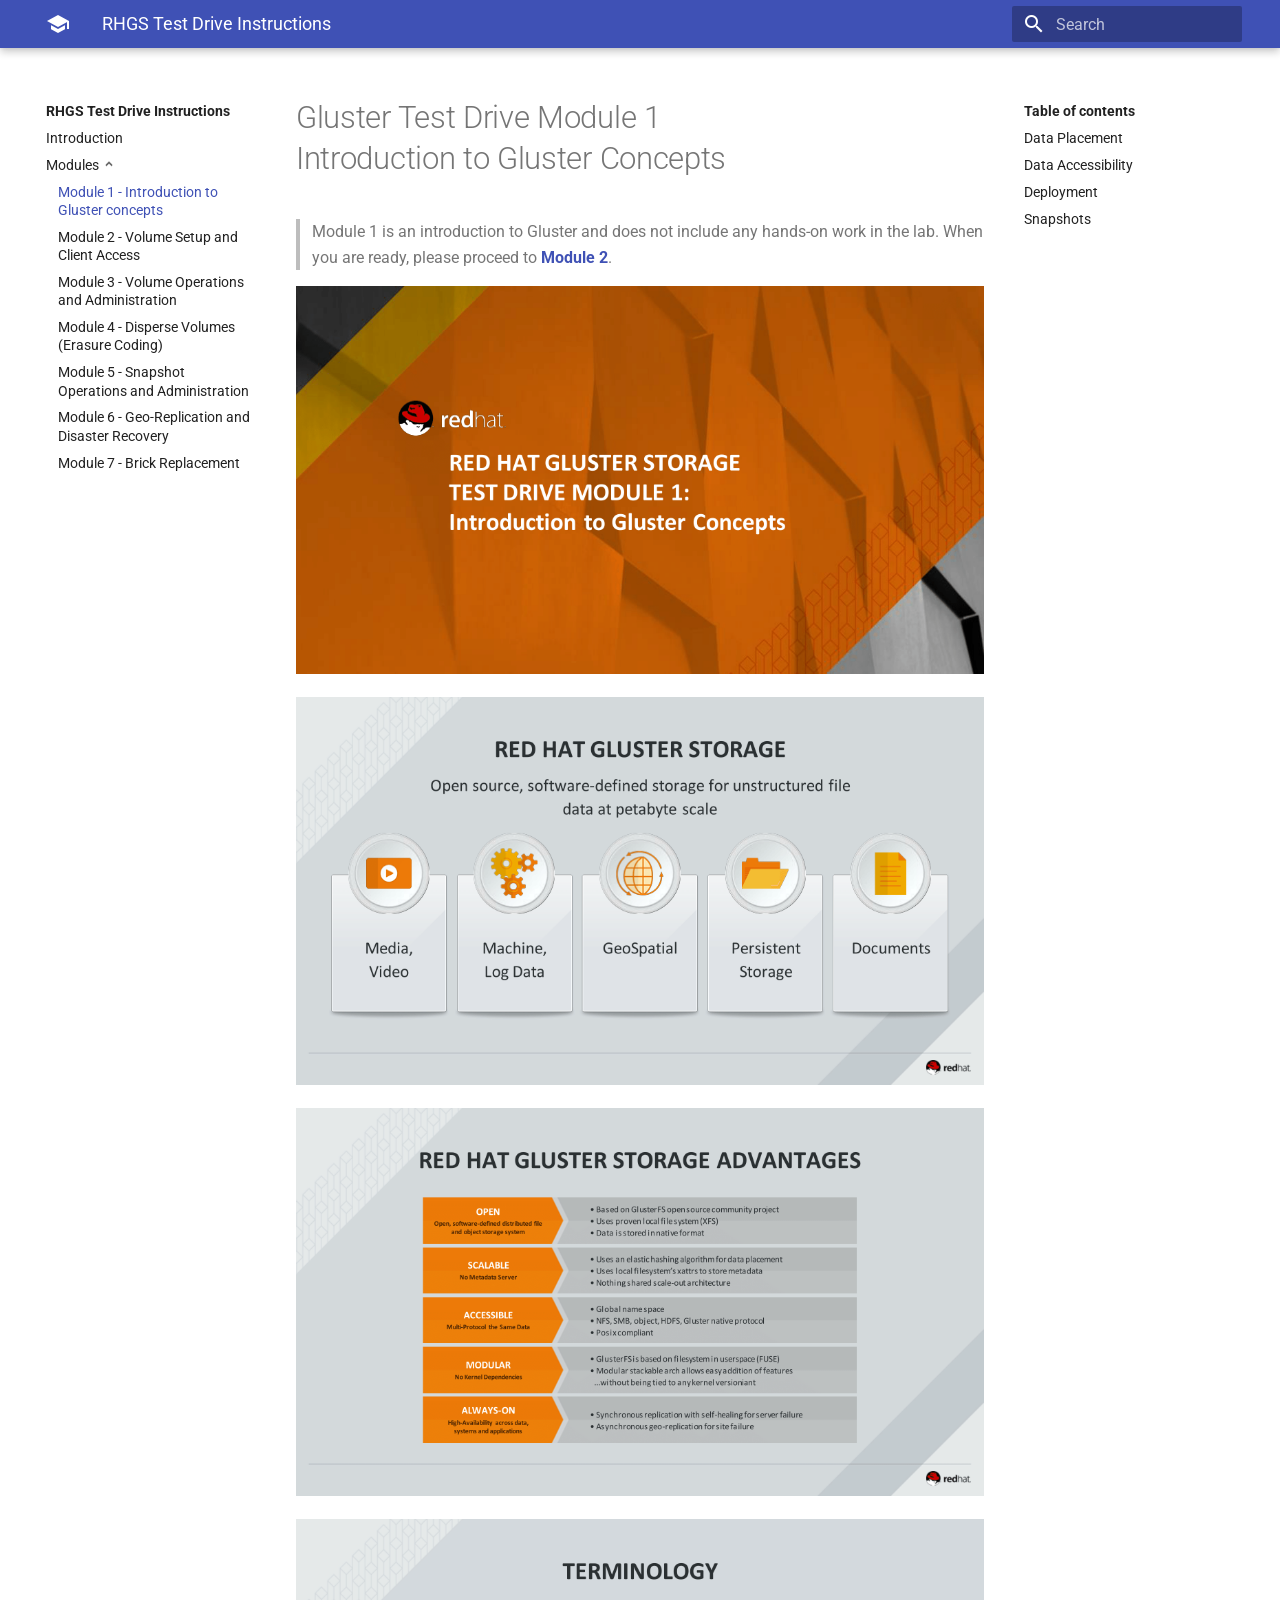
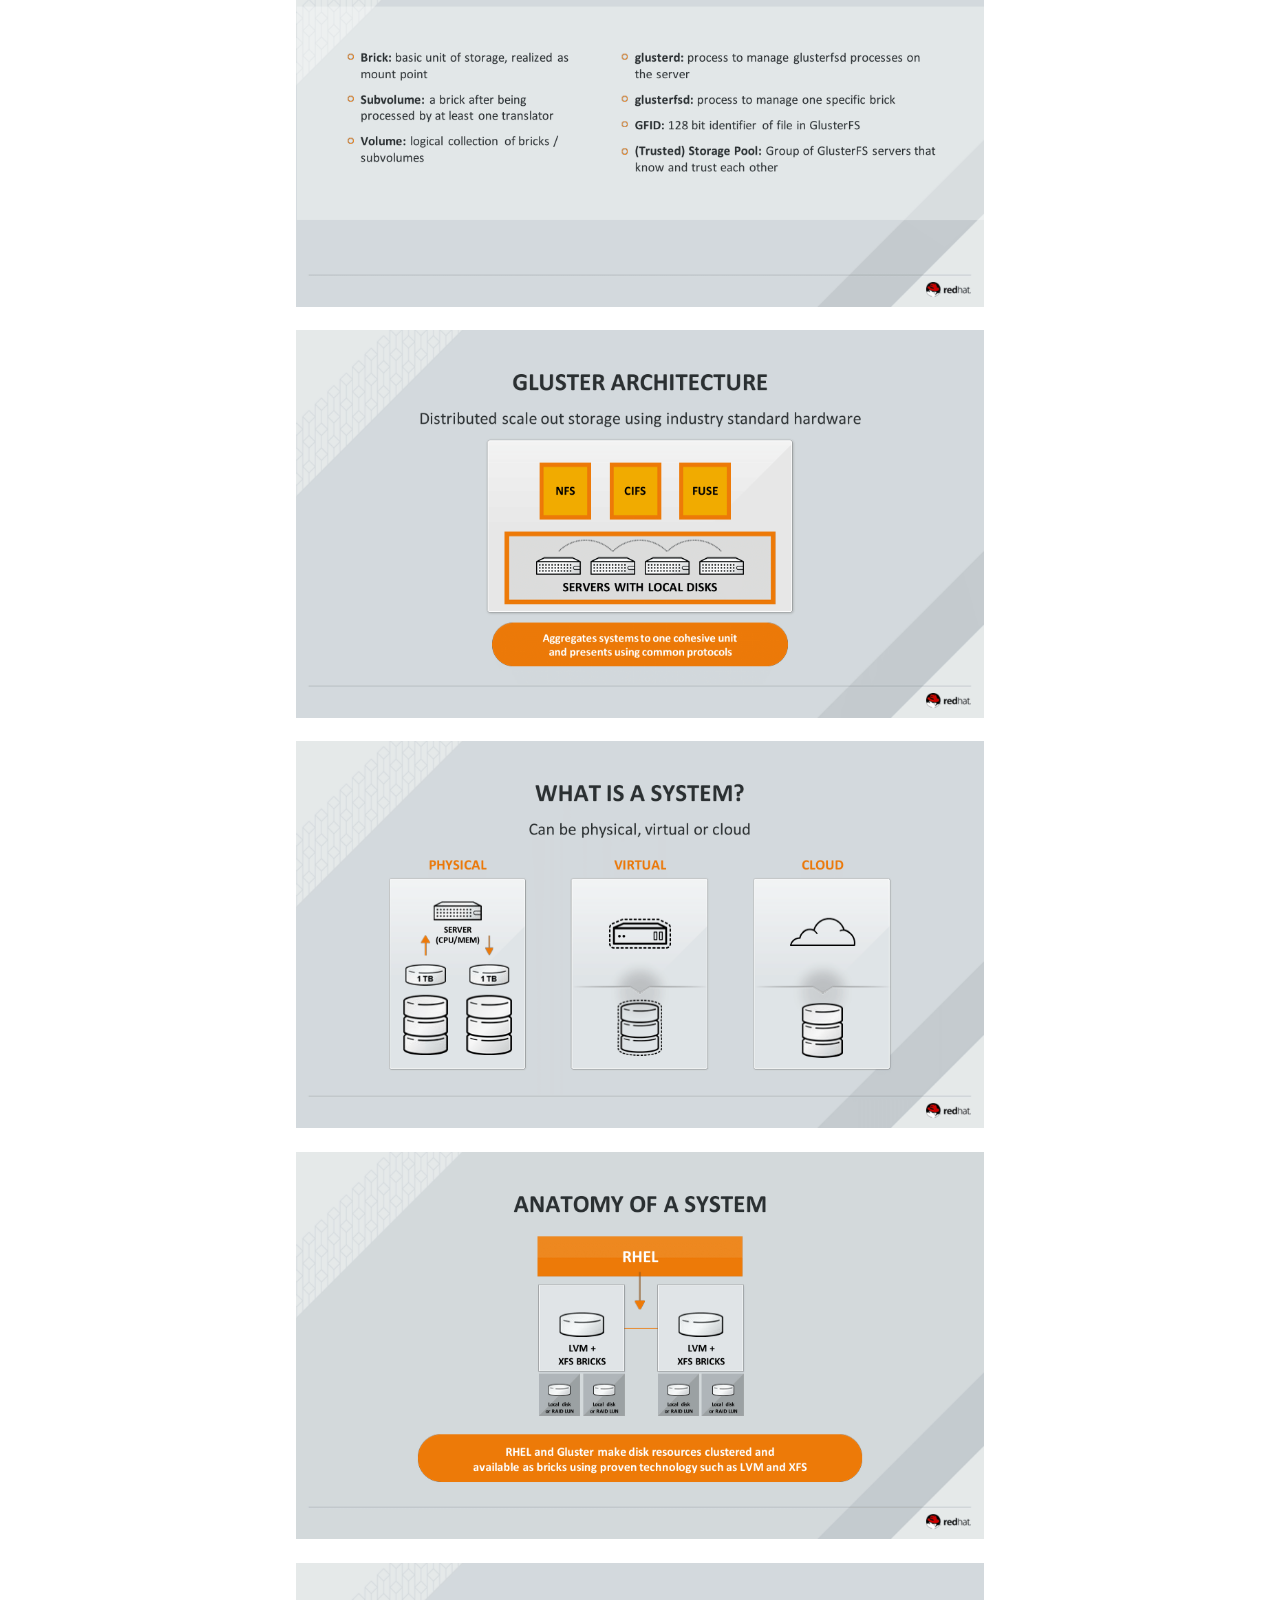
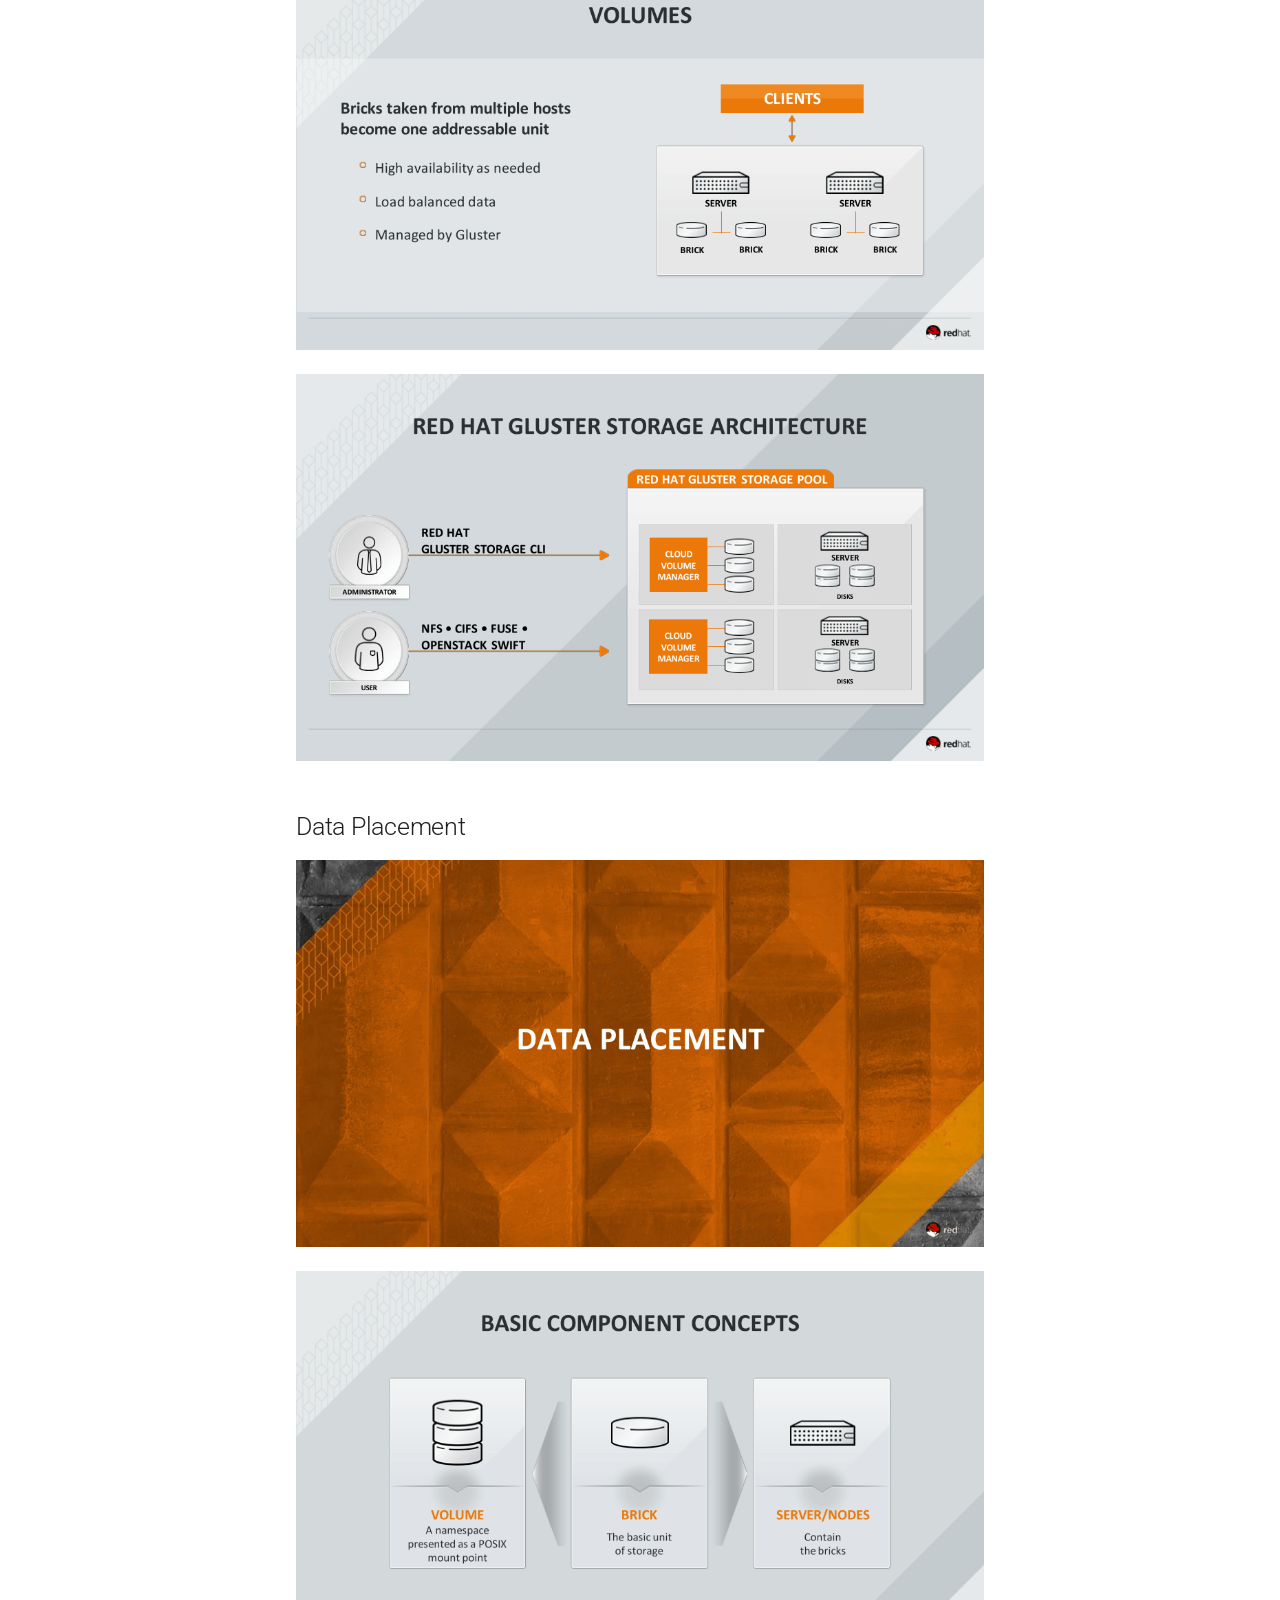
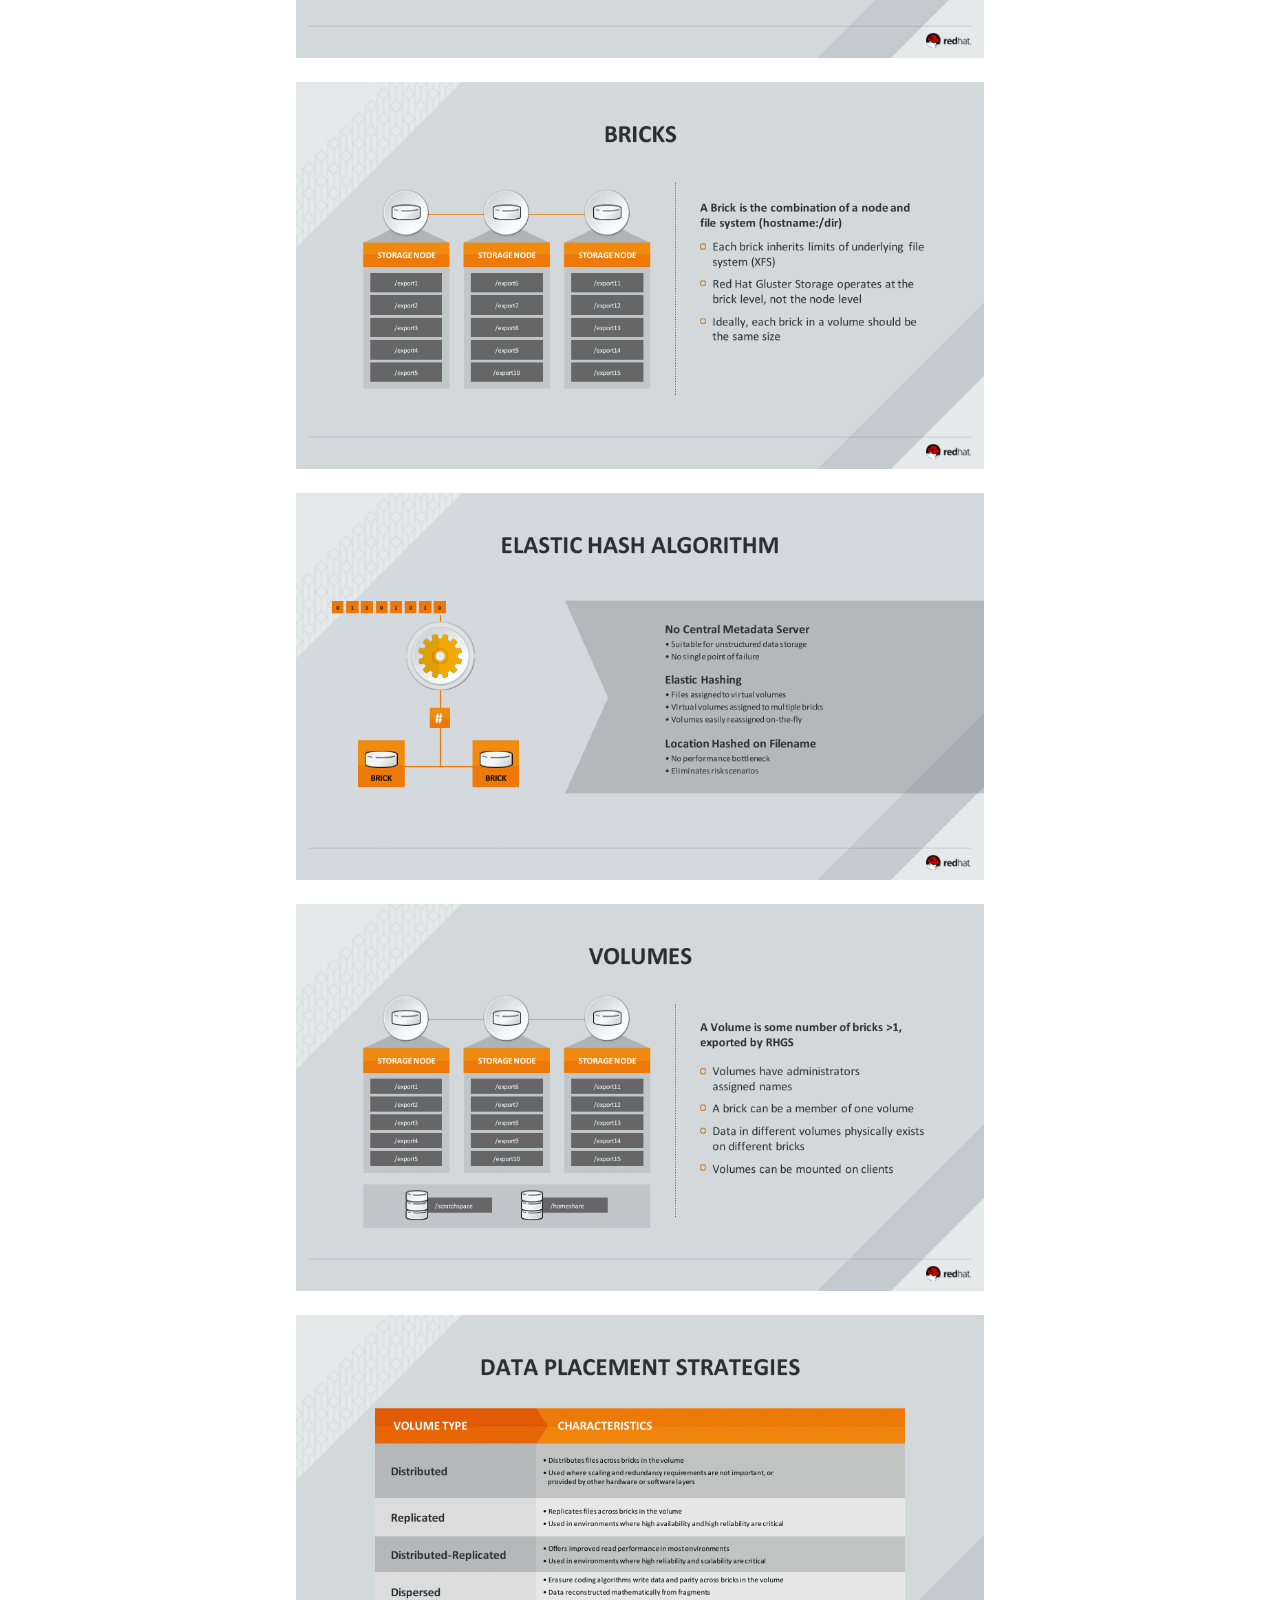
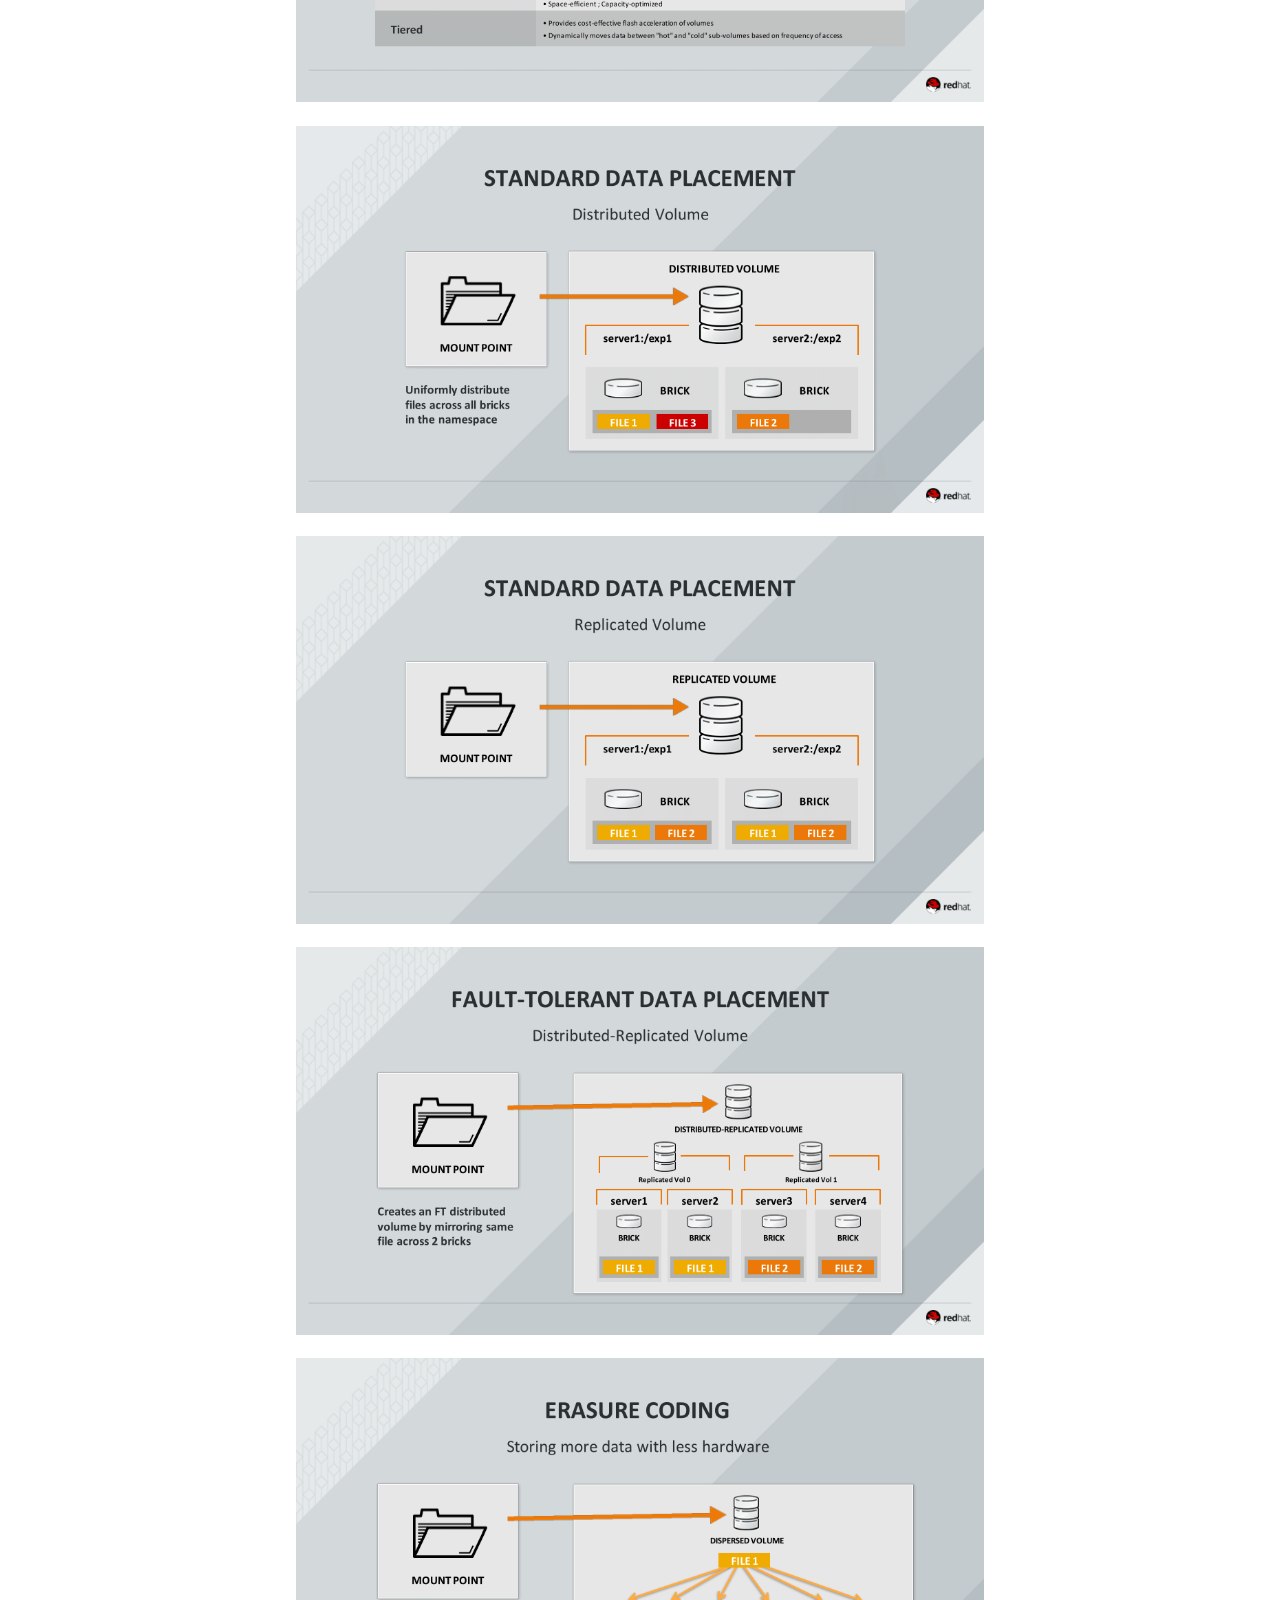
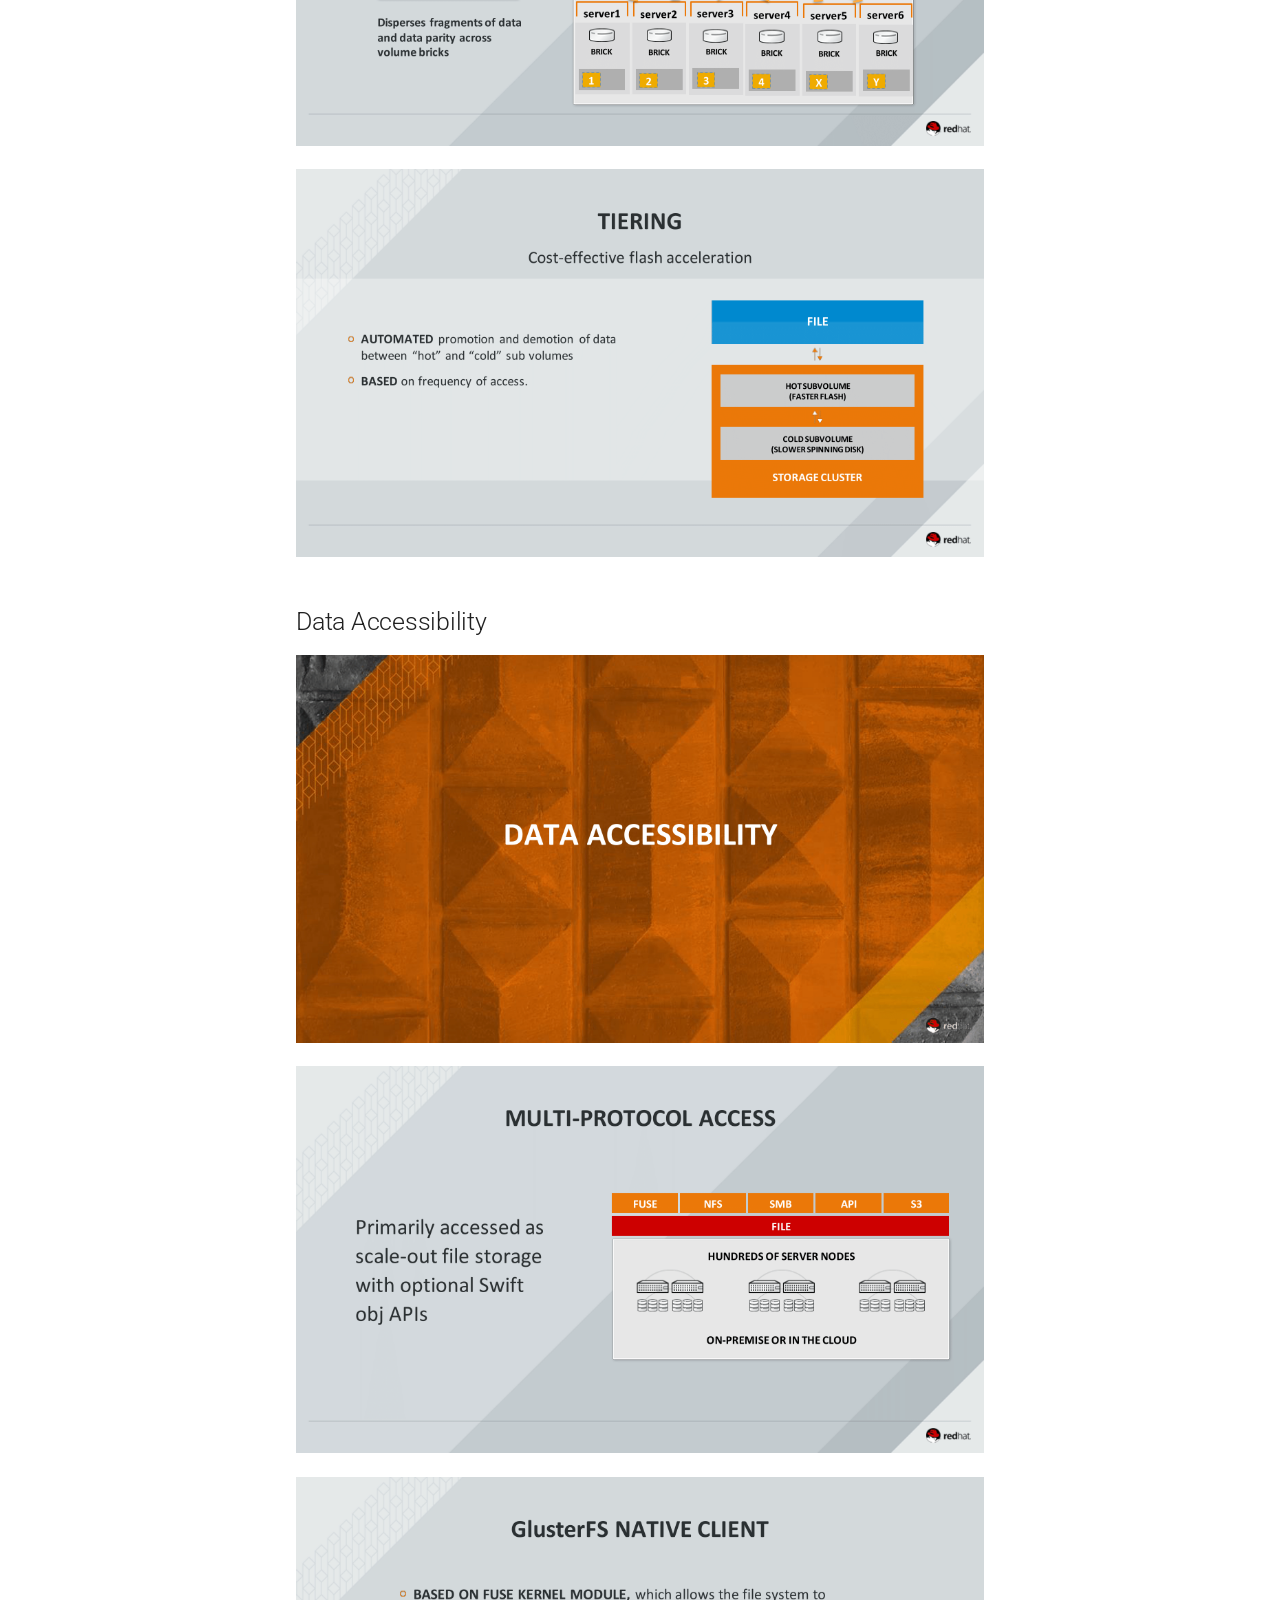
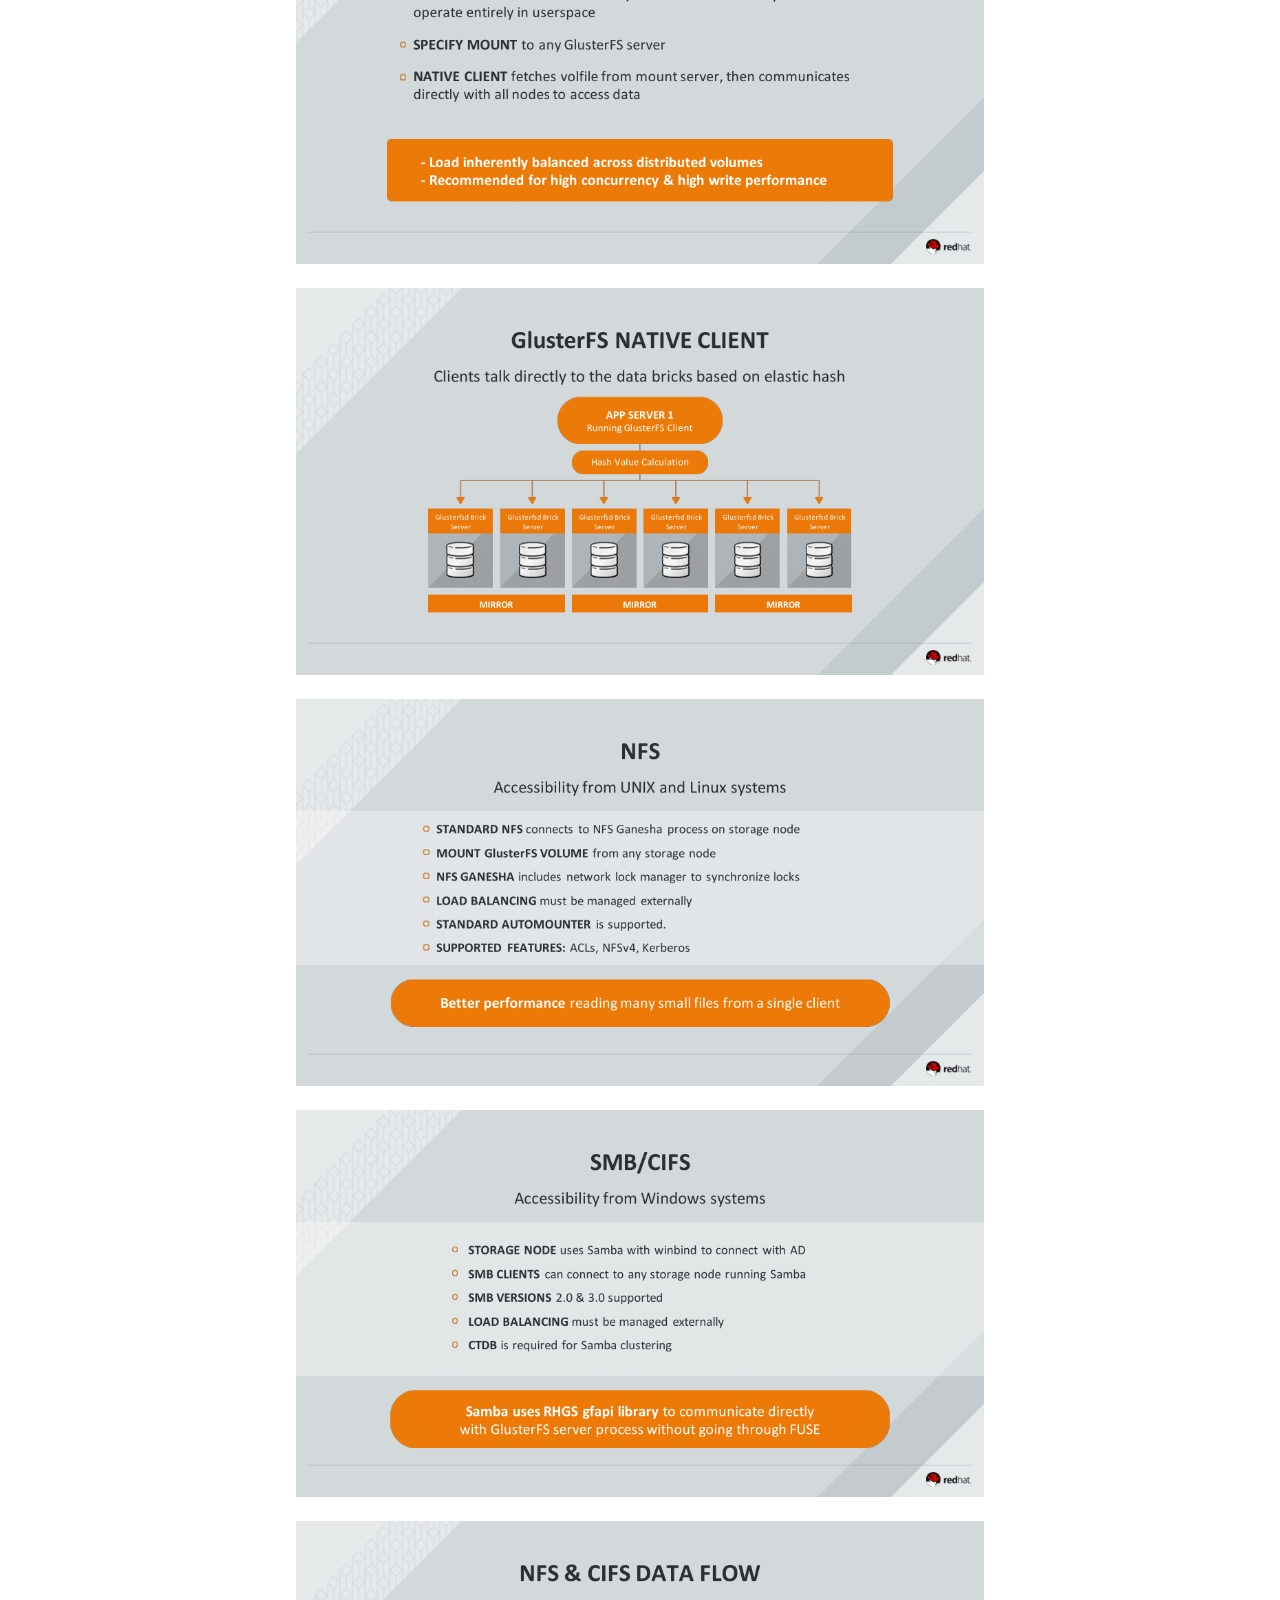
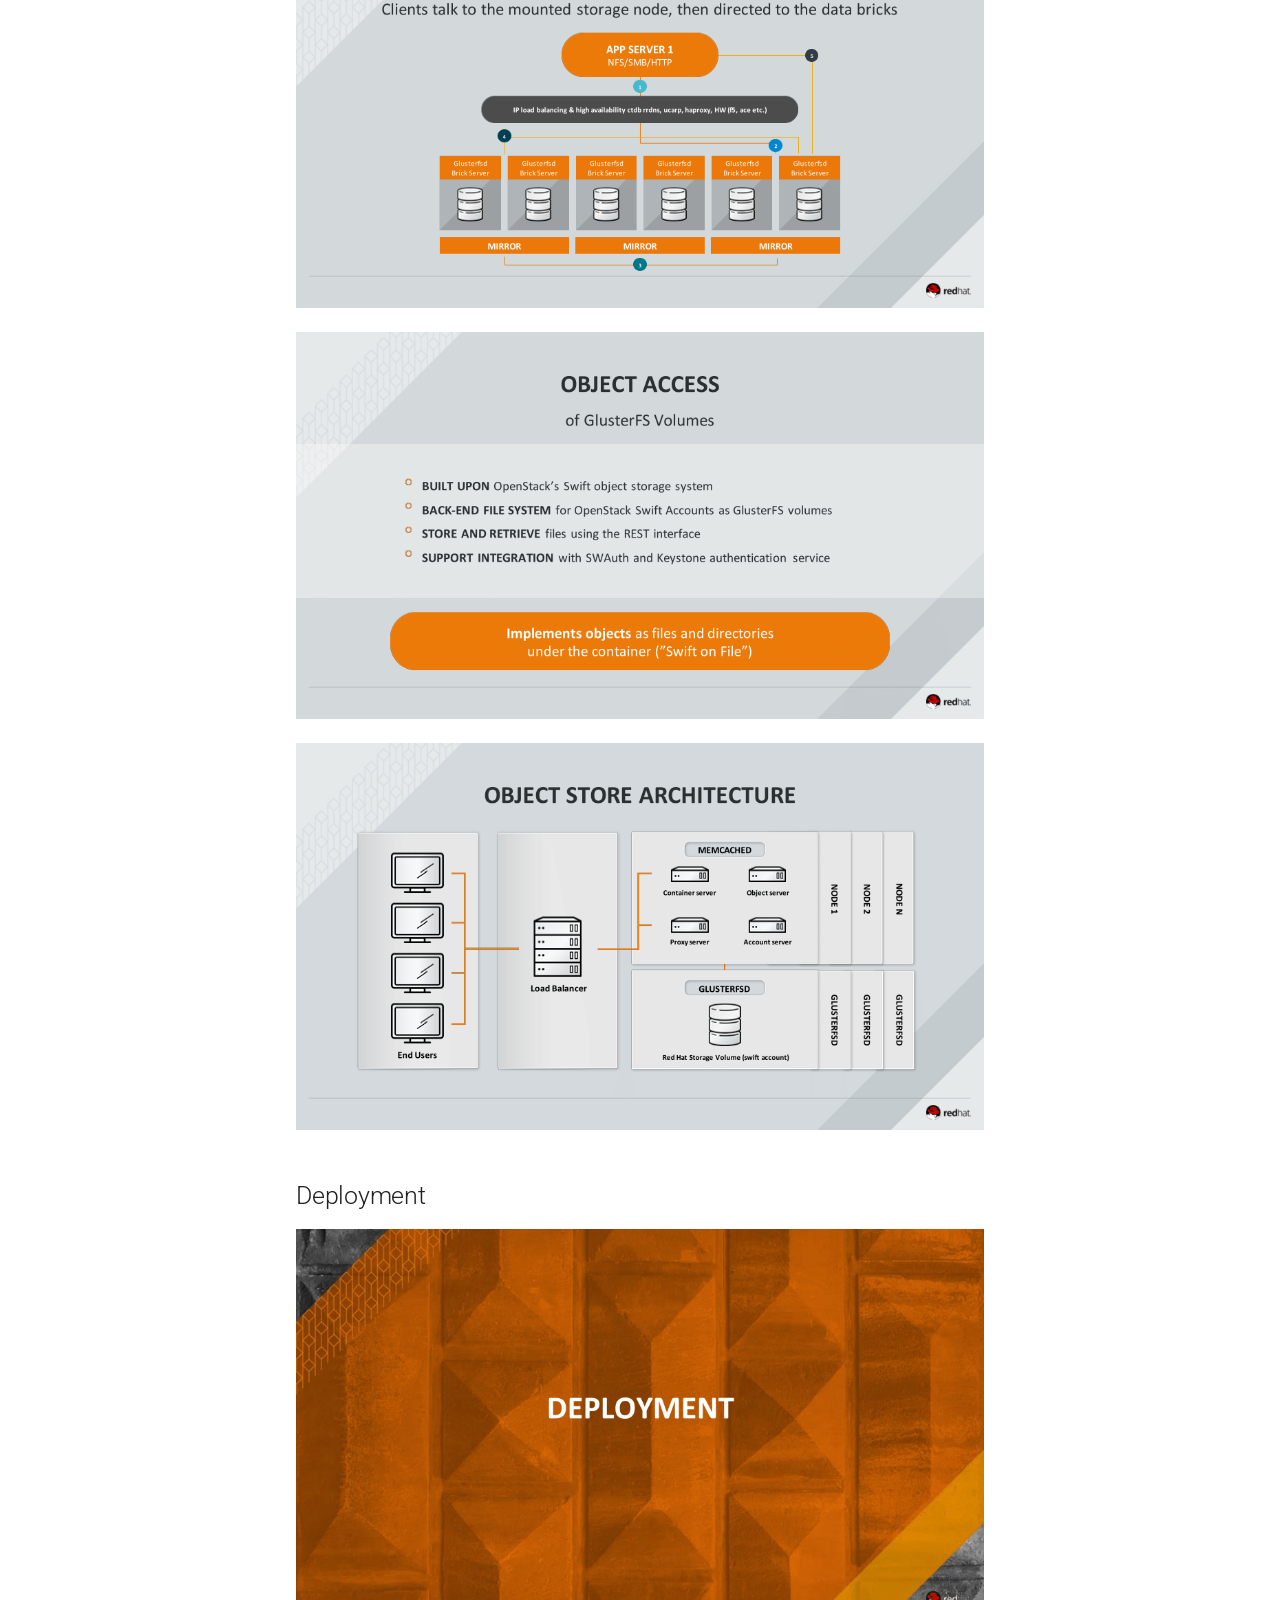
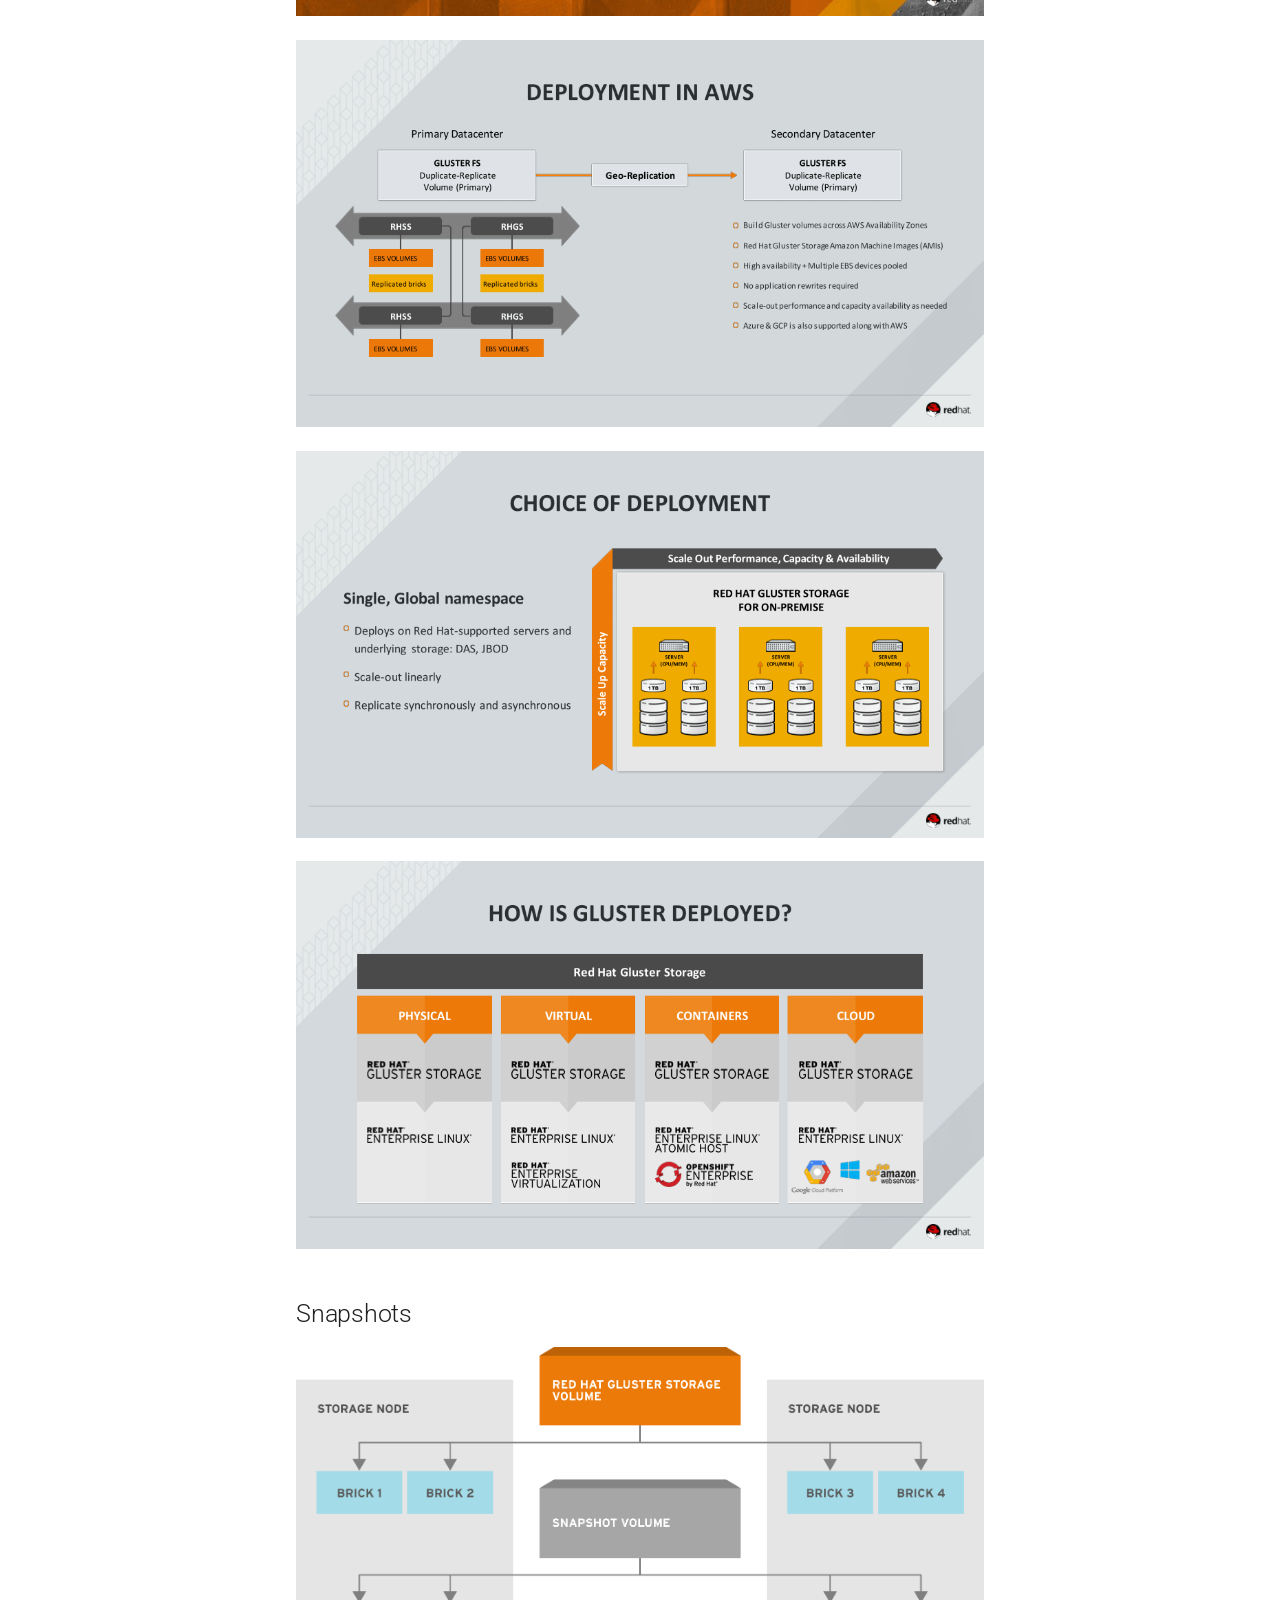
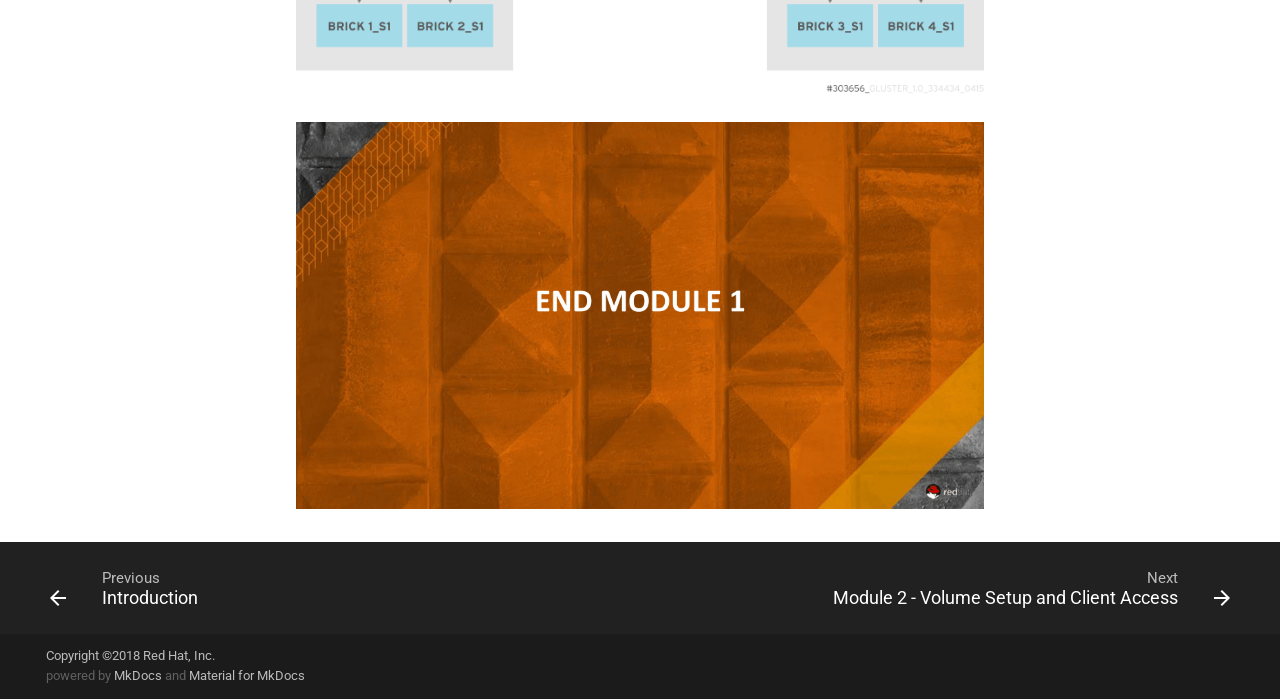
<file: gluster-module-1/index.html>
<!DOCTYPE html>
<html lang="en" class="no-js">
  <head>
    
      <meta charset="utf-8">
      <meta name="viewport" content="width=device-width,initial-scale=1">
      <meta http-equiv="x-ua-compatible" content="ie=edge">
      
      
      
      
        <meta name="lang:clipboard.copy" content="Copy to clipboard">
      
        <meta name="lang:clipboard.copied" content="Copied to clipboard">
      
        <meta name="lang:search.language" content="en">
      
        <meta name="lang:search.pipeline.stopwords" content="True">
      
        <meta name="lang:search.pipeline.trimmer" content="True">
      
        <meta name="lang:search.result.none" content="No matching documents">
      
        <meta name="lang:search.result.one" content="1 matching document">
      
        <meta name="lang:search.result.other" content="# matching documents">
      
        <meta name="lang:search.tokenizer" content="[\s\-]+">
      
      <link rel="shortcut icon" href="../assets/images/favicon.png">
      <meta name="generator" content="mkdocs-0.17.2, mkdocs-material-2.6.3">
    
    
      
        <title>Module 1 - Introduction to Gluster concepts - RHGS Test Drive Instructions</title>
      
    
    
      <link rel="stylesheet" href="../assets/stylesheets/application.9b572555.css">
      
    
    
      <script src="../assets/javascripts/modernizr.1aa3b519.js"></script>
    
    
      
        <link rel="stylesheet" href="https://fonts.googleapis.com/css?family=Roboto:300,400,400i,700|Roboto+Mono">
        <style>body,input{font-family:"Roboto","Helvetica Neue",Helvetica,Arial,sans-serif}code,kbd,pre{font-family:"Roboto Mono","Courier New",Courier,monospace}</style>
      
      <link rel="stylesheet" href="https://fonts.googleapis.com/icon?family=Material+Icons">
    
    
    
  </head>
  
    <body dir="ltr">
  
    <svg class="md-svg">
      <defs>
        
        
      </defs>
    </svg>
    <input class="md-toggle" data-md-toggle="drawer" type="checkbox" id="drawer">
    <input class="md-toggle" data-md-toggle="search" type="checkbox" id="search">
    <label class="md-overlay" data-md-component="overlay" for="drawer"></label>
    
      <a href="#gluster-test-drive-module-1-introduction-to-gluster-concepts" tabindex="1" class="md-skip">
        Skip to content
      </a>
    
    
      <header class="md-header" data-md-component="header">
  <nav class="md-header-nav md-grid">
    <div class="md-flex">
      <div class="md-flex__cell md-flex__cell--shrink">
        <a href=".." title="RHGS Test Drive Instructions" class="md-header-nav__button md-logo">
          
            <i class="md-icon"></i>
          
        </a>
      </div>
      <div class="md-flex__cell md-flex__cell--shrink">
        <label class="md-icon md-icon--menu md-header-nav__button" for="drawer"></label>
      </div>
      <div class="md-flex__cell md-flex__cell--stretch">
        <div class="md-flex__ellipsis md-header-nav__title" data-md-component="title">
          
            
              <span class="md-header-nav__topic">
                RHGS Test Drive Instructions
              </span>
              <span class="md-header-nav__topic">
                Module 1 - Introduction to Gluster concepts
              </span>
            
          
        </div>
      </div>
      <div class="md-flex__cell md-flex__cell--shrink">
        
          
            <label class="md-icon md-icon--search md-header-nav__button" for="search"></label>
            
<div class="md-search" data-md-component="search" role="dialog">
  <label class="md-search__overlay" for="search"></label>
  <div class="md-search__inner" role="search">
    <form class="md-search__form" name="search">
      <input type="text" class="md-search__input" name="query" placeholder="Search" autocapitalize="off" autocorrect="off" autocomplete="off" spellcheck="false" data-md-component="query" data-md-state="active">
      <label class="md-icon md-search__icon" for="search"></label>
      <button type="reset" class="md-icon md-search__icon" data-md-component="reset" tabindex="-1">
        &#xE5CD;
      </button>
    </form>
    <div class="md-search__output">
      <div class="md-search__scrollwrap" data-md-scrollfix>
        <div class="md-search-result" data-md-component="result">
          <div class="md-search-result__meta">
            Type to start searching
          </div>
          <ol class="md-search-result__list"></ol>
        </div>
      </div>
    </div>
  </div>
</div>
          
        
      </div>
      
    </div>
  </nav>
</header>
    
    <div class="md-container">
      
        
      
      
      <main class="md-main">
        <div class="md-main__inner md-grid" data-md-component="container">
          
            
              <div class="md-sidebar md-sidebar--primary" data-md-component="navigation">
                <div class="md-sidebar__scrollwrap">
                  <div class="md-sidebar__inner">
                    <nav class="md-nav md-nav--primary" data-md-level="0">
  <label class="md-nav__title md-nav__title--site" for="drawer">
    <span class="md-nav__button md-logo">
      
        <i class="md-icon"></i>
      
    </span>
    RHGS Test Drive Instructions
  </label>
  
  <ul class="md-nav__list" data-md-scrollfix>
    
      
      
      


  <li class="md-nav__item">
    <a href=".." title="Introduction" class="md-nav__link">
      Introduction
    </a>
  </li>

    
      
      
      

  


  <li class="md-nav__item md-nav__item--active md-nav__item--nested">
    
      <input class="md-toggle md-nav__toggle" data-md-toggle="nav-2" type="checkbox" id="nav-2" checked>
    
    <label class="md-nav__link" for="nav-2">
      Modules
    </label>
    <nav class="md-nav" data-md-component="collapsible" data-md-level="1">
      <label class="md-nav__title" for="nav-2">
        Modules
      </label>
      <ul class="md-nav__list" data-md-scrollfix>
        
        
          
          
          

  


  <li class="md-nav__item md-nav__item--active">
    
    <input class="md-toggle md-nav__toggle" data-md-toggle="toc" type="checkbox" id="toc">
    
      
    
    
      <label class="md-nav__link md-nav__link--active" for="toc">
        Module 1 - Introduction to Gluster concepts
      </label>
    
    <a href="./" title="Module 1 - Introduction to Gluster concepts" class="md-nav__link md-nav__link--active">
      Module 1 - Introduction to Gluster concepts
    </a>
    
      
<nav class="md-nav md-nav--secondary">
  
  
    
  
  
    <label class="md-nav__title" for="toc">Table of contents</label>
    <ul class="md-nav__list" data-md-scrollfix>
      
        <li class="md-nav__item">
  <a href="#data-placement" title="Data Placement" class="md-nav__link">
    Data Placement
  </a>
  
</li>
      
        <li class="md-nav__item">
  <a href="#data-accessibility" title="Data Accessibility" class="md-nav__link">
    Data Accessibility
  </a>
  
</li>
      
        <li class="md-nav__item">
  <a href="#deployment" title="Deployment" class="md-nav__link">
    Deployment
  </a>
  
</li>
      
        <li class="md-nav__item">
  <a href="#snapshots" title="Snapshots" class="md-nav__link">
    Snapshots
  </a>
  
</li>
      
      
      
      
      
    </ul>
  
</nav>
    
  </li>

        
          
          
          


  <li class="md-nav__item">
    <a href="../gluster-module-2/" title="Module 2 - Volume Setup and Client Access" class="md-nav__link">
      Module 2 - Volume Setup and Client Access
    </a>
  </li>

        
          
          
          


  <li class="md-nav__item">
    <a href="../gluster-module-3/" title="Module 3 - Volume Operations and Administration" class="md-nav__link">
      Module 3 - Volume Operations and Administration
    </a>
  </li>

        
          
          
          


  <li class="md-nav__item">
    <a href="../gluster-module-4/" title="Module 4 - Disperse Volumes (Erasure Coding)" class="md-nav__link">
      Module 4 - Disperse Volumes (Erasure Coding)
    </a>
  </li>

        
          
          
          


  <li class="md-nav__item">
    <a href="../gluster-module-5/" title="Module 5 - Snapshot Operations and Administration" class="md-nav__link">
      Module 5 - Snapshot Operations and Administration
    </a>
  </li>

        
          
          
          


  <li class="md-nav__item">
    <a href="../gluster-module-6/" title="Module 6 - Geo-Replication and Disaster Recovery" class="md-nav__link">
      Module 6 - Geo-Replication and Disaster Recovery
    </a>
  </li>

        
          
          
          


  <li class="md-nav__item">
    <a href="../gluster-module-7/" title="Module 7 - Brick Replacement" class="md-nav__link">
      Module 7 - Brick Replacement
    </a>
  </li>

        
      </ul>
    </nav>
  </li>

    
  </ul>
</nav>
                  </div>
                </div>
              </div>
            
            
              <div class="md-sidebar md-sidebar--secondary" data-md-component="toc">
                <div class="md-sidebar__scrollwrap">
                  <div class="md-sidebar__inner">
                    
<nav class="md-nav md-nav--secondary">
  
  
    
  
  
    <label class="md-nav__title" for="toc">Table of contents</label>
    <ul class="md-nav__list" data-md-scrollfix>
      
        <li class="md-nav__item">
  <a href="#data-placement" title="Data Placement" class="md-nav__link">
    Data Placement
  </a>
  
</li>
      
        <li class="md-nav__item">
  <a href="#data-accessibility" title="Data Accessibility" class="md-nav__link">
    Data Accessibility
  </a>
  
</li>
      
        <li class="md-nav__item">
  <a href="#deployment" title="Deployment" class="md-nav__link">
    Deployment
  </a>
  
</li>
      
        <li class="md-nav__item">
  <a href="#snapshots" title="Snapshots" class="md-nav__link">
    Snapshots
  </a>
  
</li>
      
      
      
      
      
    </ul>
  
</nav>
                  </div>
                </div>
              </div>
            
          
          <div class="md-content">
            <article class="md-content__inner md-typeset">
              
                
                
                <h1 id="gluster-test-drive-module-1-introduction-to-gluster-concepts">Gluster Test Drive Module 1 <br/> Introduction to Gluster Concepts</h1>
<blockquote>
<p>Module 1 is an introduction to Gluster and does not include any hands-on work in the lab. When you are ready, please proceed to <a href="../gluster-module-2/"><strong>Module 2</strong></a>.</p>
</blockquote>
<p><img alt="" src="../images/RHS_Gluster_Test_Drive-Module_1-dblack-201610-01.png" /></p>
<p><img alt="" src="../images/RHS_Gluster_Test_Drive-Module_1-dblack-201610-02.png" /></p>
<p><img alt="" src="../images/RHS_Gluster_Test_Drive-Module_1-dblack-201610-03.png" /></p>
<p><img alt="" src="../images/RHS_Gluster_Test_Drive-Module_1-dblack-201610-04.png" /></p>
<p><img alt="" src="../images/RHS_Gluster_Test_Drive-Module_1-dblack-201610-05.png" /></p>
<p><img alt="" src="../images/RHS_Gluster_Test_Drive-Module_1-dblack-201610-06.png" /></p>
<p><img alt="" src="../images/RHS_Gluster_Test_Drive-Module_1-dblack-201610-07.png" /></p>
<p><img alt="" src="../images/RHS_Gluster_Test_Drive-Module_1-dblack-201610-08.png" /></p>
<p><img alt="" src="../images/RHS_Gluster_Test_Drive-Module_1-dblack-201610-09.png" /></p>
<h2 id="data-placement">Data Placement</h2>
<p><img alt="" src="../images/RHS_Gluster_Test_Drive-Module_1-dblack-201610-10.png" /></p>
<p><img alt="" src="../images/RHS_Gluster_Test_Drive-Module_1-dblack-201610-11.png" /></p>
<p><img alt="" src="../images/RHS_Gluster_Test_Drive-Module_1-dblack-201610-12.png" /></p>
<p><img alt="" src="../images/RHS_Gluster_Test_Drive-Module_1-dblack-201610-13.png" /></p>
<p><img alt="" src="../images/RHS_Gluster_Test_Drive-Module_1-dblack-201610-14.png" /></p>
<p><img alt="" src="../images/RHS_Gluster_Test_Drive-Module_1-dblack-201610-15.png" /></p>
<p><img alt="" src="../images/RHS_Gluster_Test_Drive-Module_1-dblack-201610-16.png" /></p>
<p><img alt="" src="../images/RHS_Gluster_Test_Drive-Module_1-dblack-201610-17.png" /></p>
<p><img alt="" src="../images/RHS_Gluster_Test_Drive-Module_1-dblack-201610-18.png" /></p>
<p><img alt="" src="../images/RHS_Gluster_Test_Drive-Module_1-dblack-201610-19.png" /></p>
<p><img alt="" src="../images/RHS_Gluster_Test_Drive-Module_1-dblack-201610-21.png" /></p>
<h2 id="data-accessibility">Data Accessibility</h2>
<p><img alt="" src="../images/RHS_Gluster_Test_Drive-Module_1-dblack-201610-22.png" /></p>
<p><img alt="" src="../images/RHS_Gluster_Test_Drive-Module_1-dblack-201610-23.png" /></p>
<p><img alt="" src="../images/RHS_Gluster_Test_Drive-Module_1-dblack-201610-24.png" /></p>
<p><img alt="" src="../images/RHS_Gluster_Test_Drive-Module_1-dblack-201610-25.png" /></p>
<p><img alt="" src="../images/RHS_Gluster_Test_Drive-Module_1-dblack-201610-26.png" /></p>
<p><img alt="" src="../images/RHS_Gluster_Test_Drive-Module_1-dblack-201610-27.png" /></p>
<p><img alt="" src="../images/RHS_Gluster_Test_Drive-Module_1-dblack-201610-28.png" /></p>
<p><img alt="" src="../images/RHS_Gluster_Test_Drive-Module_1-dblack-201610-29.png" /></p>
<p><img alt="" src="../images/RHS_Gluster_Test_Drive-Module_1-dblack-201610-30.png" /></p>
<h2 id="deployment">Deployment</h2>
<p><img alt="" src="../images/RHS_Gluster_Test_Drive-Module_1-dblack-201610-31.png" /></p>
<p><img alt="" src="../images/RHS_Gluster_Test_Drive-Module_1-dblack-201610-32.png" /></p>
<p><img alt="" src="../images/RHS_Gluster_Test_Drive-Module_1-dblack-201610-33.png" /></p>
<p><img alt="" src="../images/RHS_Gluster_Test_Drive-Module_1-dblack-201610-34.png" /></p>
<h2 id="snapshots">Snapshots</h2>
<p><img alt="" src="../images/RHS_Gluster_Test_Drive_Module_1_mkarg_201801-36.png" /></p>
<p><img alt="" src="../images/RHS_Gluster_Test_Drive-Module_1-dblack-201610-35.png" /></p>
                
                  
                
              
              
                
              
            </article>
          </div>
        </div>
      </main>
      
        
<footer class="md-footer">
  
    <div class="md-footer-nav">
      <nav class="md-footer-nav__inner md-grid">
        
          <a href=".." title="Introduction" class="md-flex md-footer-nav__link md-footer-nav__link--prev" rel="prev">
            <div class="md-flex__cell md-flex__cell--shrink">
              <i class="md-icon md-icon--arrow-back md-footer-nav__button"></i>
            </div>
            <div class="md-flex__cell md-flex__cell--stretch md-footer-nav__title">
              <span class="md-flex__ellipsis">
                <span class="md-footer-nav__direction">
                  Previous
                </span>
                Introduction
              </span>
            </div>
          </a>
        
        
          <a href="../gluster-module-2/" title="Module 2 - Volume Setup and Client Access" class="md-flex md-footer-nav__link md-footer-nav__link--next" rel="next">
            <div class="md-flex__cell md-flex__cell--stretch md-footer-nav__title">
              <span class="md-flex__ellipsis">
                <span class="md-footer-nav__direction">
                  Next
                </span>
                Module 2 - Volume Setup and Client Access
              </span>
            </div>
            <div class="md-flex__cell md-flex__cell--shrink">
              <i class="md-icon md-icon--arrow-forward md-footer-nav__button"></i>
            </div>
          </a>
        
      </nav>
    </div>
  
  <div class="md-footer-meta md-typeset">
    <div class="md-footer-meta__inner md-grid">
      <div class="md-footer-copyright">
        
          <div class="md-footer-copyright__highlight">
            Copyright ©2018 Red Hat, Inc.
          </div>
        
        powered by
        <a href="http://www.mkdocs.org">MkDocs</a>
        and
        <a href="https://squidfunk.github.io/mkdocs-material/">
          Material for MkDocs</a>
      </div>
      
        
      
    </div>
  </div>
</footer>
      
    </div>
    
      <script src="../assets/javascripts/application.abd7b172.js"></script>
      
      <script>app.initialize({version:"0.17.2",url:{base:".."}})</script>
      
    
    
      
    
  </body>
</html>
</file>
<file: assets/stylesheets/application.9b572555.css>
html{box-sizing:border-box}*,:after,:before{box-sizing:inherit}html{-webkit-text-size-adjust:none;-moz-text-size-adjust:none;-ms-text-size-adjust:none;text-size-adjust:none}body{margin:0}hr{overflow:visible;box-sizing:content-box}a{-webkit-text-decoration-skip:objects}a,button,input,label{-webkit-tap-highlight-color:transparent}a{color:inherit;text-decoration:none}small,sub,sup{font-size:80%}sub,sup{position:relative;line-height:0;vertical-align:baseline}sub{bottom:-.25em}sup{top:-.5em}img{border-style:none}table{border-collapse:separate;border-spacing:0}td,th{font-weight:400;vertical-align:top}button{padding:0;border:0;outline-style:none;background:transparent;font-size:inherit}input{border:0;outline:0}.md-clipboard:before,.md-icon,.md-nav__button,.md-nav__link:after,.md-nav__title:before,.md-search-result__article--document:before,.md-source-file:before,.md-typeset .admonition>.admonition-title:before,.md-typeset .admonition>summary:before,.md-typeset .critic.comment:before,.md-typeset .footnote-backref,.md-typeset .task-list-control .task-list-indicator:before,.md-typeset details>.admonition-title:before,.md-typeset details>summary:before,.md-typeset summary:after{font-family:Material Icons;font-style:normal;font-variant:normal;font-weight:400;line-height:1;text-transform:none;white-space:nowrap;speak:none;word-wrap:normal;direction:ltr}.md-content__icon,.md-footer-nav__button,.md-header-nav__button,.md-nav__button,.md-nav__title:before,.md-search-result__article--document:before{display:inline-block;margin:.4rem;padding:.8rem;font-size:2.4rem;cursor:pointer}.md-icon--arrow-back:before{content:"\E5C4"}.md-icon--arrow-forward:before{content:"\E5C8"}.md-icon--menu:before{content:"\E5D2"}.md-icon--search:before{content:"\E8B6"}[dir=rtl] .md-icon--arrow-back:before{content:"\E5C8"}[dir=rtl] .md-icon--arrow-forward:before{content:"\E5C4"}body{-webkit-font-smoothing:antialiased;-moz-osx-font-smoothing:grayscale}body,input{color:rgba(0,0,0,.87);-webkit-font-feature-settings:"kern","liga";font-feature-settings:"kern","liga";font-family:Helvetica Neue,Helvetica,Arial,sans-serif}code,kbd,pre{color:rgba(0,0,0,.87);-webkit-font-feature-settings:"kern";font-feature-settings:"kern";font-family:Courier New,Courier,monospace}.md-typeset{font-size:1.6rem;line-height:1.6;-webkit-print-color-adjust:exact}.md-typeset blockquote,.md-typeset ol,.md-typeset p,.md-typeset ul{margin:1em 0}.md-typeset h1{margin:0 0 4rem;color:rgba(0,0,0,.54);font-size:3.125rem;line-height:1.3}.md-typeset h1,.md-typeset h2{font-weight:300;letter-spacing:-.01em}.md-typeset h2{margin:4rem 0 1.6rem;font-size:2.5rem;line-height:1.4}.md-typeset h3{margin:3.2rem 0 1.6rem;font-size:2rem;font-weight:400;letter-spacing:-.01em;line-height:1.5}.md-typeset h2+h3{margin-top:1.6rem}.md-typeset h4{font-size:1.6rem}.md-typeset h4,.md-typeset h5,.md-typeset h6{margin:1.6rem 0;font-weight:700;letter-spacing:-.01em}.md-typeset h5,.md-typeset h6{color:rgba(0,0,0,.54);font-size:1.28rem}.md-typeset h5{text-transform:uppercase}.md-typeset hr{margin:1.5em 0;border-bottom:.1rem dotted rgba(0,0,0,.26)}.md-typeset a{color:#3f51b5;word-break:break-word}.md-typeset a,.md-typeset a:before{transition:color .125s}.md-typeset a:active,.md-typeset a:hover{color:#536dfe}.md-typeset code,.md-typeset pre{background-color:hsla(0,0%,93%,.5);color:#37474f;font-size:85%;direction:ltr}.md-typeset code{margin:0 .29412em;padding:.07353em 0;border-radius:.2rem;box-shadow:.29412em 0 0 hsla(0,0%,93%,.5),-.29412em 0 0 hsla(0,0%,93%,.5);word-break:break-word;-webkit-box-decoration-break:clone;box-decoration-break:clone}.md-typeset h1 code,.md-typeset h2 code,.md-typeset h3 code,.md-typeset h4 code,.md-typeset h5 code,.md-typeset h6 code{margin:0;background-color:transparent;box-shadow:none}.md-typeset a>code{margin:inherit;padding:inherit;border-radius:none;background-color:inherit;color:inherit;box-shadow:none}.md-typeset pre{position:relative;margin:1em 0;border-radius:.2rem;line-height:1.4;-webkit-overflow-scrolling:touch}.md-typeset pre>code{display:block;margin:0;padding:1.05rem 1.2rem;background-color:transparent;font-size:inherit;box-shadow:none;-webkit-box-decoration-break:none;box-decoration-break:none;overflow:auto}.md-typeset pre>code::-webkit-scrollbar{width:.4rem;height:.4rem}.md-typeset pre>code::-webkit-scrollbar-thumb{background-color:rgba(0,0,0,.26)}.md-typeset pre>code::-webkit-scrollbar-thumb:hover{background-color:#536dfe}.md-typeset kbd{padding:0 .29412em;border:.1rem solid #c9c9c9;border-radius:.3rem;border-bottom-color:#bcbcbc;background-color:#fcfcfc;color:#555;font-size:85%;box-shadow:0 .1rem 0 #b0b0b0;word-break:break-word}.md-typeset mark{margin:0 .25em;padding:.0625em 0;border-radius:.2rem;background-color:rgba(255,235,59,.5);box-shadow:.25em 0 0 rgba(255,235,59,.5),-.25em 0 0 rgba(255,235,59,.5);word-break:break-word;-webkit-box-decoration-break:clone;box-decoration-break:clone}.md-typeset abbr{border-bottom:.1rem dotted rgba(0,0,0,.54);text-decoration:none;cursor:help}.md-typeset small{opacity:.75}.md-typeset sub,.md-typeset sup{margin-left:.07812em}[dir=rtl] .md-typeset sub,[dir=rtl] .md-typeset sup{margin-right:.07812em;margin-left:0}.md-typeset blockquote{padding-left:1.2rem;border-left:.4rem solid rgba(0,0,0,.26);color:rgba(0,0,0,.54)}[dir=rtl] .md-typeset blockquote{padding-right:1.2rem;padding-left:0;border-right:.4rem solid rgba(0,0,0,.26);border-left:initial}.md-typeset ul{list-style-type:disc}.md-typeset ol,.md-typeset ul{margin-left:.625em;padding:0}[dir=rtl] .md-typeset ol,[dir=rtl] .md-typeset ul{margin-right:.625em;margin-left:0}.md-typeset ol ol,.md-typeset ul ol{list-style-type:lower-alpha}.md-typeset ol ol ol,.md-typeset ul ol ol{list-style-type:lower-roman}.md-typeset ol li,.md-typeset ul li{margin-bottom:.5em;margin-left:1.25em}[dir=rtl] .md-typeset ol li,[dir=rtl] .md-typeset ul li{margin-right:1.25em;margin-left:0}.md-typeset ol li blockquote,.md-typeset ol li p,.md-typeset ul li blockquote,.md-typeset ul li p{margin:.5em 0}.md-typeset ol li:last-child,.md-typeset ul li:last-child{margin-bottom:0}.md-typeset ol li ol,.md-typeset ol li ul,.md-typeset ul li ol,.md-typeset ul li ul{margin:.5em 0 .5em .625em}[dir=rtl] .md-typeset ol li ol,[dir=rtl] .md-typeset ol li ul,[dir=rtl] .md-typeset ul li ol,[dir=rtl] .md-typeset ul li ul{margin-right:.625em;margin-left:0}.md-typeset dd{margin:1em 0 1em 1.875em}[dir=rtl] .md-typeset dd{margin-right:1.875em;margin-left:0}.md-typeset iframe,.md-typeset img,.md-typeset svg{max-width:100%}.md-typeset table:not([class]){box-shadow:0 2px 2px 0 rgba(0,0,0,.14),0 1px 5px 0 rgba(0,0,0,.12),0 3px 1px -2px rgba(0,0,0,.2);display:inline-block;max-width:100%;border-radius:.2rem;font-size:1.28rem;overflow:auto;-webkit-overflow-scrolling:touch}.md-typeset table:not([class])+*{margin-top:1.5em}.md-typeset table:not([class]) td:not([align]),.md-typeset table:not([class]) th:not([align]){text-align:left}[dir=rtl] .md-typeset table:not([class]) td:not([align]),[dir=rtl] .md-typeset table:not([class]) th:not([align]){text-align:right}.md-typeset table:not([class]) th{min-width:10rem;padding:1.2rem 1.6rem;background-color:rgba(0,0,0,.54);color:#fff;vertical-align:top}.md-typeset table:not([class]) td{padding:1.2rem 1.6rem;border-top:.1rem solid rgba(0,0,0,.07);vertical-align:top}.md-typeset table:not([class]) tr:first-child td{border-top:0}.md-typeset table:not([class]) a{word-break:normal}.md-typeset__scrollwrap{margin:1em -1.6rem;overflow-x:auto;-webkit-overflow-scrolling:touch}.md-typeset .md-typeset__table{display:inline-block;margin-bottom:.5em;padding:0 1.6rem}.md-typeset .md-typeset__table table{display:table;width:100%;margin:0;overflow:hidden}html{font-size:62.5%;overflow-x:hidden}body,html{height:100%}body{position:relative}hr{display:block;height:.1rem;padding:0;border:0}.md-svg{display:none}.md-grid{max-width:122rem;margin-right:auto;margin-left:auto}.md-container,.md-main{overflow:auto}.md-container{display:table;width:100%;height:100%;padding-top:4.8rem;table-layout:fixed}.md-main{display:table-row;height:100%}.md-main__inner{height:100%;padding-top:3rem;padding-bottom:.1rem}.md-toggle{display:none}.md-overlay{position:fixed;top:0;width:0;height:0;transition:width 0s .25s,height 0s .25s,opacity .25s;background-color:rgba(0,0,0,.54);opacity:0;z-index:3}.md-flex{display:table}.md-flex__cell{display:table-cell;position:relative;vertical-align:top}.md-flex__cell--shrink{width:0}.md-flex__cell--stretch{display:table;width:100%;table-layout:fixed}.md-flex__ellipsis{display:table-cell;text-overflow:ellipsis;white-space:nowrap;overflow:hidden}.md-skip{position:fixed;width:.1rem;height:.1rem;margin:1rem;padding:.6rem 1rem;clip:rect(.1rem);-webkit-transform:translateY(.8rem);transform:translateY(.8rem);border-radius:.2rem;background-color:rgba(0,0,0,.87);color:#fff;font-size:1.28rem;opacity:0;overflow:hidden}.md-skip:focus{width:auto;height:auto;clip:auto;-webkit-transform:translateX(0);transform:translateX(0);transition:opacity .175s 75ms,-webkit-transform .25s cubic-bezier(.4,0,.2,1);transition:transform .25s cubic-bezier(.4,0,.2,1),opacity .175s 75ms;transition:transform .25s cubic-bezier(.4,0,.2,1),opacity .175s 75ms,-webkit-transform .25s cubic-bezier(.4,0,.2,1);opacity:1;z-index:10}@page{margin:25mm}.md-clipboard{position:absolute;top:.6rem;right:.6rem;width:2.8rem;height:2.8rem;border-radius:.2rem;font-size:1.6rem;cursor:pointer;z-index:1;-webkit-backface-visibility:hidden;backface-visibility:hidden}.md-clipboard:before{transition:color .25s,opacity .25s;color:rgba(0,0,0,.07);content:"\E14D"}.codehilite:hover .md-clipboard:before,.md-typeset .highlight:hover .md-clipboard:before,pre:hover .md-clipboard:before{color:rgba(0,0,0,.54)}.md-clipboard:focus:before,.md-clipboard:hover:before{color:#536dfe}.md-clipboard__message{display:block;position:absolute;top:0;right:3.4rem;padding:.6rem 1rem;-webkit-transform:translateX(.8rem);transform:translateX(.8rem);transition:opacity .175s,-webkit-transform .25s cubic-bezier(.9,.1,.9,0);transition:transform .25s cubic-bezier(.9,.1,.9,0),opacity .175s;transition:transform .25s cubic-bezier(.9,.1,.9,0),opacity .175s,-webkit-transform .25s cubic-bezier(.9,.1,.9,0);border-radius:.2rem;background-color:rgba(0,0,0,.54);color:#fff;font-size:1.28rem;white-space:nowrap;opacity:0;pointer-events:none}.md-clipboard__message--active{-webkit-transform:translateX(0);transform:translateX(0);transition:opacity .175s 75ms,-webkit-transform .25s cubic-bezier(.4,0,.2,1);transition:transform .25s cubic-bezier(.4,0,.2,1),opacity .175s 75ms;transition:transform .25s cubic-bezier(.4,0,.2,1),opacity .175s 75ms,-webkit-transform .25s cubic-bezier(.4,0,.2,1);opacity:1;pointer-events:auto}.md-clipboard__message:before{content:attr(aria-label)}.md-clipboard__message:after{display:block;position:absolute;top:50%;right:-.4rem;width:0;margin-top:-.4rem;border-width:.4rem 0 .4rem .4rem;border-style:solid;border-color:transparent rgba(0,0,0,.54);content:""}.md-content__inner{margin:0 1.6rem 2.4rem;padding-top:1.2rem}.md-content__inner:before{display:block;height:.8rem;content:""}.md-content__inner>:last-child{margin-bottom:0}.md-content__icon{position:relative;margin:.8rem 0;padding:0;float:right}.md-typeset .md-content__icon{color:rgba(0,0,0,.26)}.md-header{position:fixed;top:0;right:0;left:0;height:4.8rem;transition:background-color .25s,color .25s;background-color:#3f51b5;color:#fff;box-shadow:none;z-index:2;-webkit-backface-visibility:hidden;backface-visibility:hidden}.no-js .md-header{transition:none;box-shadow:none}.md-header[data-md-state=shadow]{transition:background-color .25s,color .25s,box-shadow .25s;box-shadow:0 0 .4rem rgba(0,0,0,.1),0 .4rem .8rem rgba(0,0,0,.2)}.md-header-nav{padding:0 .4rem}.md-header-nav__button{position:relative;transition:opacity .25s;z-index:1}.md-header-nav__button:hover{opacity:.7}.md-header-nav__button.md-logo *{display:block}.no-js .md-header-nav__button.md-icon--search{display:none}.md-header-nav__topic{display:block;position:absolute;transition:opacity .15s,-webkit-transform .4s cubic-bezier(.1,.7,.1,1);transition:transform .4s cubic-bezier(.1,.7,.1,1),opacity .15s;transition:transform .4s cubic-bezier(.1,.7,.1,1),opacity .15s,-webkit-transform .4s cubic-bezier(.1,.7,.1,1);text-overflow:ellipsis;white-space:nowrap;overflow:hidden}.md-header-nav__topic+.md-header-nav__topic{-webkit-transform:translateX(2.5rem);transform:translateX(2.5rem);transition:opacity .15s,-webkit-transform .4s cubic-bezier(1,.7,.1,.1);transition:transform .4s cubic-bezier(1,.7,.1,.1),opacity .15s;transition:transform .4s cubic-bezier(1,.7,.1,.1),opacity .15s,-webkit-transform .4s cubic-bezier(1,.7,.1,.1);opacity:0;z-index:-1;pointer-events:none}[dir=rtl] .md-header-nav__topic+.md-header-nav__topic{-webkit-transform:translateX(-2.5rem);transform:translateX(-2.5rem)}.no-js .md-header-nav__topic{position:static}.no-js .md-header-nav__topic+.md-header-nav__topic{display:none}.md-header-nav__title{padding:0 2rem;font-size:1.8rem;line-height:4.8rem}.md-header-nav__title[data-md-state=active] .md-header-nav__topic{-webkit-transform:translateX(-2.5rem);transform:translateX(-2.5rem);transition:opacity .15s,-webkit-transform .4s cubic-bezier(1,.7,.1,.1);transition:transform .4s cubic-bezier(1,.7,.1,.1),opacity .15s;transition:transform .4s cubic-bezier(1,.7,.1,.1),opacity .15s,-webkit-transform .4s cubic-bezier(1,.7,.1,.1);opacity:0;z-index:-1;pointer-events:none}[dir=rtl] .md-header-nav__title[data-md-state=active] .md-header-nav__topic{-webkit-transform:translateX(2.5rem);transform:translateX(2.5rem)}.md-header-nav__title[data-md-state=active] .md-header-nav__topic+.md-header-nav__topic{-webkit-transform:translateX(0);transform:translateX(0);transition:opacity .15s,-webkit-transform .4s cubic-bezier(.1,.7,.1,1);transition:transform .4s cubic-bezier(.1,.7,.1,1),opacity .15s;transition:transform .4s cubic-bezier(.1,.7,.1,1),opacity .15s,-webkit-transform .4s cubic-bezier(.1,.7,.1,1);opacity:1;z-index:0;pointer-events:auto}.md-header-nav__source{display:none}.md-hero{transition:background .25s;background-color:#3f51b5;color:#fff;font-size:2rem;overflow:hidden}.md-hero__inner{margin-top:2rem;padding:1.6rem 1.6rem .8rem;transition:opacity .25s,-webkit-transform .4s cubic-bezier(.1,.7,.1,1);transition:transform .4s cubic-bezier(.1,.7,.1,1),opacity .25s;transition:transform .4s cubic-bezier(.1,.7,.1,1),opacity .25s,-webkit-transform .4s cubic-bezier(.1,.7,.1,1);transition-delay:.1s}[data-md-state=hidden] .md-hero__inner{pointer-events:none;-webkit-transform:translateY(1.25rem);transform:translateY(1.25rem);transition:opacity .1s 0s,-webkit-transform 0s .4s;transition:transform 0s .4s,opacity .1s 0s;transition:transform 0s .4s,opacity .1s 0s,-webkit-transform 0s .4s;opacity:0}.md-hero--expand .md-hero__inner{margin-bottom:2.4rem}.md-footer-nav{background-color:rgba(0,0,0,.87);color:#fff}.md-footer-nav__inner{padding:.4rem;overflow:auto}.md-footer-nav__link{padding-top:2.8rem;padding-bottom:.8rem;transition:opacity .25s}.md-footer-nav__link:hover{opacity:.7}.md-footer-nav__link--prev{width:25%;float:left}[dir=rtl] .md-footer-nav__link--prev{float:right}.md-footer-nav__link--next{width:75%;float:right;text-align:right}[dir=rtl] .md-footer-nav__link--next{float:left;text-align:left}.md-footer-nav__button{transition:background .25s}.md-footer-nav__title{position:relative;padding:0 2rem;font-size:1.8rem;line-height:4.8rem}.md-footer-nav__direction{position:absolute;right:0;left:0;margin-top:-2rem;padding:0 2rem;color:hsla(0,0%,100%,.7);font-size:1.5rem}.md-footer-meta{background-color:rgba(0,0,0,.895)}.md-footer-meta__inner{padding:.4rem;overflow:auto}html .md-footer-meta.md-typeset a{color:hsla(0,0%,100%,.7)}html .md-footer-meta.md-typeset a:focus,html .md-footer-meta.md-typeset a:hover{color:#fff}.md-footer-copyright{margin:0 1.2rem;padding:.8rem 0;color:hsla(0,0%,100%,.3);font-size:1.28rem}.md-footer-copyright__highlight{color:hsla(0,0%,100%,.7)}.md-footer-social{margin:0 .8rem;padding:.4rem 0 1.2rem}.md-footer-social__link{display:inline-block;width:3.2rem;height:3.2rem;font-size:1.6rem;text-align:center}.md-footer-social__link:before{line-height:1.9}.md-nav{font-size:1.4rem;line-height:1.3}.md-nav__title{display:block;padding:0 1.2rem;font-weight:700;text-overflow:ellipsis;overflow:hidden}.md-nav__title:before{display:none;content:"\E5C4"}[dir=rtl] .md-nav__title:before{content:"\E5C8"}.md-nav__title .md-nav__button{display:none}.md-nav__list{margin:0;padding:0;list-style:none}.md-nav__item{padding:0 1.2rem}.md-nav__item:last-child{padding-bottom:1.2rem}.md-nav__item .md-nav__item{padding-right:0}[dir=rtl] .md-nav__item .md-nav__item{padding-right:1.2rem;padding-left:0}.md-nav__item .md-nav__item:last-child{padding-bottom:0}.md-nav__button img{width:100%;height:auto}.md-nav__link{display:block;margin-top:.625em;transition:color .125s;text-overflow:ellipsis;cursor:pointer;overflow:hidden}.md-nav__item--nested>.md-nav__link:after{content:"\E313"}html .md-nav__link[for=toc],html .md-nav__link[for=toc]+.md-nav__link:after,html .md-nav__link[for=toc]~.md-nav{display:none}.md-nav__link[data-md-state=blur]{color:rgba(0,0,0,.54)}.md-nav__link--active,.md-nav__link:active{color:#3f51b5}.md-nav__item--nested>.md-nav__link{color:inherit}.md-nav__link:focus,.md-nav__link:hover{color:#536dfe}.md-nav__source,.no-js .md-search{display:none}.md-search__overlay{opacity:0;z-index:1}.md-search__form{position:relative}.md-search__input{position:relative;padding:0 4.4rem 0 7.2rem;text-overflow:ellipsis;z-index:2}[dir=rtl] .md-search__input{padding:0 7.2rem 0 4.4rem}.md-search__input::-webkit-input-placeholder{transition:color .25s cubic-bezier(.1,.7,.1,1)}.md-search__input:-ms-input-placeholder,.md-search__input::-ms-input-placeholder{transition:color .25s cubic-bezier(.1,.7,.1,1)}.md-search__input::placeholder{transition:color .25s cubic-bezier(.1,.7,.1,1)}.md-search__input::-webkit-input-placeholder,.md-search__input~.md-search__icon{color:rgba(0,0,0,.54)}.md-search__input:-ms-input-placeholder,.md-search__input::-ms-input-placeholder,.md-search__input~.md-search__icon{color:rgba(0,0,0,.54)}.md-search__input::placeholder,.md-search__input~.md-search__icon{color:rgba(0,0,0,.54)}.md-search__input::-ms-clear{display:none}.md-search__icon{position:absolute;transition:color .25s cubic-bezier(.1,.7,.1,1),opacity .25s;font-size:2.4rem;cursor:pointer;z-index:2}.md-search__icon:hover{opacity:.7}.md-search__icon[for=search]{top:.6rem;left:1rem}[dir=rtl] .md-search__icon[for=search]{right:1rem;left:auto}.md-search__icon[for=search]:before{content:"\E8B6"}.md-search__icon[type=reset]{top:.6rem;right:1rem;-webkit-transform:scale(.125);transform:scale(.125);transition:opacity .15s,-webkit-transform .15s cubic-bezier(.1,.7,.1,1);transition:transform .15s cubic-bezier(.1,.7,.1,1),opacity .15s;transition:transform .15s cubic-bezier(.1,.7,.1,1),opacity .15s,-webkit-transform .15s cubic-bezier(.1,.7,.1,1);opacity:0}[dir=rtl] .md-search__icon[type=reset]{right:auto;left:1rem}[data-md-toggle=search]:checked~.md-header .md-search__input:valid~.md-search__icon[type=reset]{-webkit-transform:scale(1);transform:scale(1);opacity:1}[data-md-toggle=search]:checked~.md-header .md-search__input:valid~.md-search__icon[type=reset]:hover{opacity:.7}.md-search__output{position:absolute;width:100%;border-radius:0 0 .2rem .2rem;overflow:hidden;z-index:1}.md-search__scrollwrap{height:100%;background-color:#fff;box-shadow:inset 0 .1rem 0 rgba(0,0,0,.07);overflow-y:auto;-webkit-overflow-scrolling:touch}.md-search-result{color:rgba(0,0,0,.87);word-break:break-word}.md-search-result__meta{padding:0 1.6rem;background-color:rgba(0,0,0,.07);color:rgba(0,0,0,.54);font-size:1.28rem;line-height:3.6rem}.md-search-result__list{margin:0;padding:0;border-top:.1rem solid rgba(0,0,0,.07);list-style:none}.md-search-result__item{box-shadow:0 -.1rem 0 rgba(0,0,0,.07)}.md-search-result__link{display:block;transition:background .25s;outline:0;overflow:hidden}.md-search-result__link:hover,.md-search-result__link[data-md-state=active]{background-color:rgba(83,109,254,.1)}.md-search-result__link:hover .md-search-result__article:before,.md-search-result__link[data-md-state=active] .md-search-result__article:before{opacity:.7}.md-search-result__link:last-child .md-search-result__teaser{margin-bottom:1.2rem}.md-search-result__article{position:relative;padding:0 1.6rem;overflow:auto}.md-search-result__article--document:before{position:absolute;left:0;margin:.2rem;transition:opacity .25s;color:rgba(0,0,0,.54);content:"\E880"}[dir=rtl] .md-search-result__article--document:before{right:0;left:auto}.md-search-result__article--document .md-search-result__title{margin:1.1rem 0;font-size:1.6rem;font-weight:400;line-height:1.4}.md-search-result__title{margin:.5em 0;font-size:1.28rem;font-weight:700;line-height:1.4}.md-search-result__teaser{display:-webkit-box;max-height:3.3rem;margin:.5em 0;color:rgba(0,0,0,.54);font-size:1.28rem;line-height:1.4;text-overflow:ellipsis;overflow:hidden;-webkit-line-clamp:2}.md-search-result em{font-style:normal;font-weight:700;text-decoration:underline}.md-sidebar{position:absolute;width:24.2rem;padding:2.4rem 0;overflow:hidden}.md-sidebar[data-md-state=lock]{position:fixed;top:4.8rem}.md-sidebar--secondary{display:none}.md-sidebar__scrollwrap{max-height:100%;margin:0 .4rem;overflow-y:auto;-webkit-backface-visibility:hidden;backface-visibility:hidden}.md-sidebar__scrollwrap::-webkit-scrollbar{width:.4rem;height:.4rem}.md-sidebar__scrollwrap::-webkit-scrollbar-thumb{background-color:rgba(0,0,0,.26)}.md-sidebar__scrollwrap::-webkit-scrollbar-thumb:hover{background-color:#536dfe}@-webkit-keyframes md-source__facts--done{0%{height:0}to{height:1.3rem}}@keyframes md-source__facts--done{0%{height:0}to{height:1.3rem}}@-webkit-keyframes md-source__fact--done{0%{-webkit-transform:translateY(100%);transform:translateY(100%);opacity:0}50%{opacity:0}to{-webkit-transform:translateY(0);transform:translateY(0);opacity:1}}@keyframes md-source__fact--done{0%{-webkit-transform:translateY(100%);transform:translateY(100%);opacity:0}50%{opacity:0}to{-webkit-transform:translateY(0);transform:translateY(0);opacity:1}}.md-source{display:block;padding-right:1.2rem;transition:opacity .25s;font-size:1.3rem;line-height:1.2;white-space:nowrap}[dir=rtl] .md-source{padding-right:0;padding-left:1.2rem}.md-source:hover{opacity:.7}.md-source:after,.md-source__icon{display:inline-block;height:4.8rem;content:"";vertical-align:middle}.md-source__icon{width:4.8rem}.md-source__icon svg{width:2.4rem;height:2.4rem;margin-top:1.2rem;margin-left:1.2rem}[dir=rtl] .md-source__icon svg{margin-right:1.2rem;margin-left:0}.md-source__icon+.md-source__repository{margin-left:-4.4rem;padding-left:4rem}[dir=rtl] .md-source__icon+.md-source__repository{margin-right:-4.4rem;margin-left:0;padding-right:4rem;padding-left:0}.md-source__repository{display:inline-block;max-width:100%;margin-left:1.2rem;font-weight:700;text-overflow:ellipsis;overflow:hidden;vertical-align:middle}.md-source__facts{margin:0;padding:0;font-size:1.1rem;font-weight:700;list-style-type:none;opacity:.75;overflow:hidden}[data-md-state=done] .md-source__facts{-webkit-animation:md-source__facts--done .25s ease-in;animation:md-source__facts--done .25s ease-in}.md-source__fact{float:left}[dir=rtl] .md-source__fact{float:right}[data-md-state=done] .md-source__fact{-webkit-animation:md-source__fact--done .4s ease-out;animation:md-source__fact--done .4s ease-out}.md-source__fact:before{margin:0 .2rem;content:"\B7"}.md-source__fact:first-child:before{display:none}.md-source-file{display:inline-block;margin:1em .5em 1em 0;padding-right:.5rem;border-radius:.2rem;background-color:rgba(0,0,0,.07);font-size:1.28rem;list-style-type:none;cursor:pointer;overflow:hidden}.md-source-file:before{display:inline-block;margin-right:.5rem;padding:.5rem;background-color:rgba(0,0,0,.26);color:#fff;font-size:1.6rem;content:"\E86F";vertical-align:middle}html .md-source-file{transition:background .4s,color .4s,box-shadow .4s cubic-bezier(.4,0,.2,1)}html .md-source-file:before{transition:inherit}html body .md-typeset .md-source-file{color:rgba(0,0,0,.54)}.md-source-file:hover{box-shadow:0 0 8px rgba(0,0,0,.18),0 8px 16px rgba(0,0,0,.36)}.md-source-file:hover:before{background-color:#536dfe}.md-tabs{width:100%;transition:background .25s;background-color:#3f51b5;color:#fff;overflow:auto}.md-tabs__list{margin:0;margin-left:.4rem;padding:0;list-style:none;white-space:nowrap}.md-tabs__item{display:inline-block;height:4.8rem;padding-right:1.2rem;padding-left:1.2rem}.md-tabs__link{display:block;margin-top:1.6rem;transition:opacity .25s,-webkit-transform .4s cubic-bezier(.1,.7,.1,1);transition:transform .4s cubic-bezier(.1,.7,.1,1),opacity .25s;transition:transform .4s cubic-bezier(.1,.7,.1,1),opacity .25s,-webkit-transform .4s cubic-bezier(.1,.7,.1,1);font-size:1.4rem;opacity:.7}.md-tabs__link--active,.md-tabs__link:hover{color:inherit;opacity:1}.md-tabs__item:nth-child(2) .md-tabs__link{transition-delay:.02s}.md-tabs__item:nth-child(3) .md-tabs__link{transition-delay:.04s}.md-tabs__item:nth-child(4) .md-tabs__link{transition-delay:.06s}.md-tabs__item:nth-child(5) .md-tabs__link{transition-delay:.08s}.md-tabs__item:nth-child(6) .md-tabs__link{transition-delay:.1s}.md-tabs__item:nth-child(7) .md-tabs__link{transition-delay:.12s}.md-tabs__item:nth-child(8) .md-tabs__link{transition-delay:.14s}.md-tabs__item:nth-child(9) .md-tabs__link{transition-delay:.16s}.md-tabs__item:nth-child(10) .md-tabs__link{transition-delay:.18s}.md-tabs__item:nth-child(11) .md-tabs__link{transition-delay:.2s}.md-tabs__item:nth-child(12) .md-tabs__link{transition-delay:.22s}.md-tabs__item:nth-child(13) .md-tabs__link{transition-delay:.24s}.md-tabs__item:nth-child(14) .md-tabs__link{transition-delay:.26s}.md-tabs__item:nth-child(15) .md-tabs__link{transition-delay:.28s}.md-tabs__item:nth-child(16) .md-tabs__link{transition-delay:.3s}.md-tabs[data-md-state=hidden]{pointer-events:none}.md-tabs[data-md-state=hidden] .md-tabs__link{-webkit-transform:translateY(50%);transform:translateY(50%);transition:color .25s,opacity .1s,-webkit-transform 0s .4s;transition:color .25s,transform 0s .4s,opacity .1s;transition:color .25s,transform 0s .4s,opacity .1s,-webkit-transform 0s .4s;opacity:0}.md-typeset .admonition,.md-typeset details{box-shadow:0 2px 2px 0 rgba(0,0,0,.14),0 1px 5px 0 rgba(0,0,0,.12),0 3px 1px -2px rgba(0,0,0,.2);position:relative;margin:1.5625em 0;padding:0 1.2rem;border-left:.4rem solid #448aff;border-radius:.2rem;font-size:1.28rem;overflow:auto}[dir=rtl] .md-typeset .admonition,[dir=rtl] .md-typeset details{border-right:.4rem solid #448aff;border-left:none}html .md-typeset .admonition>:last-child,html .md-typeset details>:last-child{margin-bottom:1.2rem}.md-typeset .admonition .admonition,.md-typeset .admonition details,.md-typeset details .admonition,.md-typeset details details{margin:1em 0}.md-typeset .admonition>.admonition-title,.md-typeset .admonition>summary,.md-typeset details>.admonition-title,.md-typeset details>summary{margin:0 -1.2rem;padding:.8rem 1.2rem .8rem 4rem;border-bottom:.1rem solid rgba(68,138,255,.1);background-color:rgba(68,138,255,.1);font-weight:700}[dir=rtl] .md-typeset .admonition>.admonition-title,[dir=rtl] .md-typeset .admonition>summary,[dir=rtl] .md-typeset details>.admonition-title,[dir=rtl] .md-typeset details>summary{padding:.8rem 4rem .8rem 1.2rem}.md-typeset .admonition>.admonition-title:last-child,.md-typeset .admonition>summary:last-child,.md-typeset details>.admonition-title:last-child,.md-typeset details>summary:last-child{margin-bottom:0}.md-typeset .admonition>.admonition-title:before,.md-typeset .admonition>summary:before,.md-typeset details>.admonition-title:before,.md-typeset details>summary:before{position:absolute;left:1.2rem;color:#448aff;font-size:2rem;content:"\E3C9"}[dir=rtl] .md-typeset .admonition>.admonition-title:before,[dir=rtl] .md-typeset .admonition>summary:before,[dir=rtl] .md-typeset details>.admonition-title:before,[dir=rtl] .md-typeset details>summary:before{right:1.2rem;left:auto}.md-typeset .admonition.abstract,.md-typeset .admonition.summary,.md-typeset .admonition.tldr,.md-typeset details.abstract,.md-typeset details.summary,.md-typeset details.tldr{border-left-color:#00b0ff}[dir=rtl] .md-typeset .admonition.abstract,[dir=rtl] .md-typeset .admonition.summary,[dir=rtl] .md-typeset .admonition.tldr,[dir=rtl] .md-typeset details.abstract,[dir=rtl] .md-typeset details.summary,[dir=rtl] .md-typeset details.tldr{border-right-color:#00b0ff}.md-typeset .admonition.abstract>.admonition-title,.md-typeset .admonition.abstract>summary,.md-typeset .admonition.summary>.admonition-title,.md-typeset .admonition.summary>summary,.md-typeset .admonition.tldr>.admonition-title,.md-typeset .admonition.tldr>summary,.md-typeset details.abstract>.admonition-title,.md-typeset details.abstract>summary,.md-typeset details.summary>.admonition-title,.md-typeset details.summary>summary,.md-typeset details.tldr>.admonition-title,.md-typeset details.tldr>summary{border-bottom-color:.1rem solid rgba(0,176,255,.1);background-color:rgba(0,176,255,.1)}.md-typeset .admonition.abstract>.admonition-title:before,.md-typeset .admonition.abstract>summary:before,.md-typeset .admonition.summary>.admonition-title:before,.md-typeset .admonition.summary>summary:before,.md-typeset .admonition.tldr>.admonition-title:before,.md-typeset .admonition.tldr>summary:before,.md-typeset details.abstract>.admonition-title:before,.md-typeset details.abstract>summary:before,.md-typeset details.summary>.admonition-title:before,.md-typeset details.summary>summary:before,.md-typeset details.tldr>.admonition-title:before,.md-typeset details.tldr>summary:before{color:#00b0ff;content:"\E8D2"}.md-typeset .admonition.info,.md-typeset .admonition.todo,.md-typeset details.info,.md-typeset details.todo{border-left-color:#00b8d4}[dir=rtl] .md-typeset .admonition.info,[dir=rtl] .md-typeset .admonition.todo,[dir=rtl] .md-typeset details.info,[dir=rtl] .md-typeset details.todo{border-right-color:#00b8d4}.md-typeset .admonition.info>.admonition-title,.md-typeset .admonition.info>summary,.md-typeset .admonition.todo>.admonition-title,.md-typeset .admonition.todo>summary,.md-typeset details.info>.admonition-title,.md-typeset details.info>summary,.md-typeset details.todo>.admonition-title,.md-typeset details.todo>summary{border-bottom-color:.1rem solid rgba(0,184,212,.1);background-color:rgba(0,184,212,.1)}.md-typeset .admonition.info>.admonition-title:before,.md-typeset .admonition.info>summary:before,.md-typeset .admonition.todo>.admonition-title:before,.md-typeset .admonition.todo>summary:before,.md-typeset details.info>.admonition-title:before,.md-typeset details.info>summary:before,.md-typeset details.todo>.admonition-title:before,.md-typeset details.todo>summary:before{color:#00b8d4;content:"\E88E"}.md-typeset .admonition.hint,.md-typeset .admonition.important,.md-typeset .admonition.tip,.md-typeset details.hint,.md-typeset details.important,.md-typeset details.tip{border-left-color:#00bfa5}[dir=rtl] .md-typeset .admonition.hint,[dir=rtl] .md-typeset .admonition.important,[dir=rtl] .md-typeset .admonition.tip,[dir=rtl] .md-typeset details.hint,[dir=rtl] .md-typeset details.important,[dir=rtl] .md-typeset details.tip{border-right-color:#00bfa5}.md-typeset .admonition.hint>.admonition-title,.md-typeset .admonition.hint>summary,.md-typeset .admonition.important>.admonition-title,.md-typeset .admonition.important>summary,.md-typeset .admonition.tip>.admonition-title,.md-typeset .admonition.tip>summary,.md-typeset details.hint>.admonition-title,.md-typeset details.hint>summary,.md-typeset details.important>.admonition-title,.md-typeset details.important>summary,.md-typeset details.tip>.admonition-title,.md-typeset details.tip>summary{border-bottom-color:.1rem solid rgba(0,191,165,.1);background-color:rgba(0,191,165,.1)}.md-typeset .admonition.hint>.admonition-title:before,.md-typeset .admonition.hint>summary:before,.md-typeset .admonition.important>.admonition-title:before,.md-typeset .admonition.important>summary:before,.md-typeset .admonition.tip>.admonition-title:before,.md-typeset .admonition.tip>summary:before,.md-typeset details.hint>.admonition-title:before,.md-typeset details.hint>summary:before,.md-typeset details.important>.admonition-title:before,.md-typeset details.important>summary:before,.md-typeset details.tip>.admonition-title:before,.md-typeset details.tip>summary:before{color:#00bfa5;content:"\E80E"}.md-typeset .admonition.check,.md-typeset .admonition.done,.md-typeset .admonition.success,.md-typeset details.check,.md-typeset details.done,.md-typeset details.success{border-left-color:#00c853}[dir=rtl] .md-typeset .admonition.check,[dir=rtl] .md-typeset .admonition.done,[dir=rtl] .md-typeset .admonition.success,[dir=rtl] .md-typeset details.check,[dir=rtl] .md-typeset details.done,[dir=rtl] .md-typeset details.success{border-right-color:#00c853}.md-typeset .admonition.check>.admonition-title,.md-typeset .admonition.check>summary,.md-typeset .admonition.done>.admonition-title,.md-typeset .admonition.done>summary,.md-typeset .admonition.success>.admonition-title,.md-typeset .admonition.success>summary,.md-typeset details.check>.admonition-title,.md-typeset details.check>summary,.md-typeset details.done>.admonition-title,.md-typeset details.done>summary,.md-typeset details.success>.admonition-title,.md-typeset details.success>summary{border-bottom-color:.1rem solid rgba(0,200,83,.1);background-color:rgba(0,200,83,.1)}.md-typeset .admonition.check>.admonition-title:before,.md-typeset .admonition.check>summary:before,.md-typeset .admonition.done>.admonition-title:before,.md-typeset .admonition.done>summary:before,.md-typeset .admonition.success>.admonition-title:before,.md-typeset .admonition.success>summary:before,.md-typeset details.check>.admonition-title:before,.md-typeset details.check>summary:before,.md-typeset details.done>.admonition-title:before,.md-typeset details.done>summary:before,.md-typeset details.success>.admonition-title:before,.md-typeset details.success>summary:before{color:#00c853;content:"\E876"}.md-typeset .admonition.faq,.md-typeset .admonition.help,.md-typeset .admonition.question,.md-typeset details.faq,.md-typeset details.help,.md-typeset details.question{border-left-color:#64dd17}[dir=rtl] .md-typeset .admonition.faq,[dir=rtl] .md-typeset .admonition.help,[dir=rtl] .md-typeset .admonition.question,[dir=rtl] .md-typeset details.faq,[dir=rtl] .md-typeset details.help,[dir=rtl] .md-typeset details.question{border-right-color:#64dd17}.md-typeset .admonition.faq>.admonition-title,.md-typeset .admonition.faq>summary,.md-typeset .admonition.help>.admonition-title,.md-typeset .admonition.help>summary,.md-typeset .admonition.question>.admonition-title,.md-typeset .admonition.question>summary,.md-typeset details.faq>.admonition-title,.md-typeset details.faq>summary,.md-typeset details.help>.admonition-title,.md-typeset details.help>summary,.md-typeset details.question>.admonition-title,.md-typeset details.question>summary{border-bottom-color:.1rem solid rgba(100,221,23,.1);background-color:rgba(100,221,23,.1)}.md-typeset .admonition.faq>.admonition-title:before,.md-typeset .admonition.faq>summary:before,.md-typeset .admonition.help>.admonition-title:before,.md-typeset .admonition.help>summary:before,.md-typeset .admonition.question>.admonition-title:before,.md-typeset .admonition.question>summary:before,.md-typeset details.faq>.admonition-title:before,.md-typeset details.faq>summary:before,.md-typeset details.help>.admonition-title:before,.md-typeset details.help>summary:before,.md-typeset details.question>.admonition-title:before,.md-typeset details.question>summary:before{color:#64dd17;content:"\E887"}.md-typeset .admonition.attention,.md-typeset .admonition.caution,.md-typeset .admonition.warning,.md-typeset details.attention,.md-typeset details.caution,.md-typeset details.warning{border-left-color:#ff9100}[dir=rtl] .md-typeset .admonition.attention,[dir=rtl] .md-typeset .admonition.caution,[dir=rtl] .md-typeset .admonition.warning,[dir=rtl] .md-typeset details.attention,[dir=rtl] .md-typeset details.caution,[dir=rtl] .md-typeset details.warning{border-right-color:#ff9100}.md-typeset .admonition.attention>.admonition-title,.md-typeset .admonition.attention>summary,.md-typeset .admonition.caution>.admonition-title,.md-typeset .admonition.caution>summary,.md-typeset .admonition.warning>.admonition-title,.md-typeset .admonition.warning>summary,.md-typeset details.attention>.admonition-title,.md-typeset details.attention>summary,.md-typeset details.caution>.admonition-title,.md-typeset details.caution>summary,.md-typeset details.warning>.admonition-title,.md-typeset details.warning>summary{border-bottom-color:.1rem solid rgba(255,145,0,.1);background-color:rgba(255,145,0,.1)}.md-typeset .admonition.attention>.admonition-title:before,.md-typeset .admonition.attention>summary:before,.md-typeset .admonition.caution>.admonition-title:before,.md-typeset .admonition.caution>summary:before,.md-typeset .admonition.warning>.admonition-title:before,.md-typeset .admonition.warning>summary:before,.md-typeset details.attention>.admonition-title:before,.md-typeset details.attention>summary:before,.md-typeset details.caution>.admonition-title:before,.md-typeset details.caution>summary:before,.md-typeset details.warning>.admonition-title:before,.md-typeset details.warning>summary:before{color:#ff9100;content:"\E002"}.md-typeset .admonition.fail,.md-typeset .admonition.failure,.md-typeset .admonition.missing,.md-typeset details.fail,.md-typeset details.failure,.md-typeset details.missing{border-left-color:#ff5252}[dir=rtl] .md-typeset .admonition.fail,[dir=rtl] .md-typeset .admonition.failure,[dir=rtl] .md-typeset .admonition.missing,[dir=rtl] .md-typeset details.fail,[dir=rtl] .md-typeset details.failure,[dir=rtl] .md-typeset details.missing{border-right-color:#ff5252}.md-typeset .admonition.fail>.admonition-title,.md-typeset .admonition.fail>summary,.md-typeset .admonition.failure>.admonition-title,.md-typeset .admonition.failure>summary,.md-typeset .admonition.missing>.admonition-title,.md-typeset .admonition.missing>summary,.md-typeset details.fail>.admonition-title,.md-typeset details.fail>summary,.md-typeset details.failure>.admonition-title,.md-typeset details.failure>summary,.md-typeset details.missing>.admonition-title,.md-typeset details.missing>summary{border-bottom-color:.1rem solid rgba(255,82,82,.1);background-color:rgba(255,82,82,.1)}.md-typeset .admonition.fail>.admonition-title:before,.md-typeset .admonition.fail>summary:before,.md-typeset .admonition.failure>.admonition-title:before,.md-typeset .admonition.failure>summary:before,.md-typeset .admonition.missing>.admonition-title:before,.md-typeset .admonition.missing>summary:before,.md-typeset details.fail>.admonition-title:before,.md-typeset details.fail>summary:before,.md-typeset details.failure>.admonition-title:before,.md-typeset details.failure>summary:before,.md-typeset details.missing>.admonition-title:before,.md-typeset details.missing>summary:before{color:#ff5252;content:"\E14C"}.md-typeset .admonition.danger,.md-typeset .admonition.error,.md-typeset details.danger,.md-typeset details.error{border-left-color:#ff1744}[dir=rtl] .md-typeset .admonition.danger,[dir=rtl] .md-typeset .admonition.error,[dir=rtl] .md-typeset details.danger,[dir=rtl] .md-typeset details.error{border-right-color:#ff1744}.md-typeset .admonition.danger>.admonition-title,.md-typeset .admonition.danger>summary,.md-typeset .admonition.error>.admonition-title,.md-typeset .admonition.error>summary,.md-typeset details.danger>.admonition-title,.md-typeset details.danger>summary,.md-typeset details.error>.admonition-title,.md-typeset details.error>summary{border-bottom-color:.1rem solid rgba(255,23,68,.1);background-color:rgba(255,23,68,.1)}.md-typeset .admonition.danger>.admonition-title:before,.md-typeset .admonition.danger>summary:before,.md-typeset .admonition.error>.admonition-title:before,.md-typeset .admonition.error>summary:before,.md-typeset details.danger>.admonition-title:before,.md-typeset details.danger>summary:before,.md-typeset details.error>.admonition-title:before,.md-typeset details.error>summary:before{color:#ff1744;content:"\E3E7"}.md-typeset .admonition.bug,.md-typeset details.bug{border-left-color:#f50057}[dir=rtl] .md-typeset .admonition.bug,[dir=rtl] .md-typeset details.bug{border-right-color:#f50057}.md-typeset .admonition.bug>.admonition-title,.md-typeset .admonition.bug>summary,.md-typeset details.bug>.admonition-title,.md-typeset details.bug>summary{border-bottom-color:.1rem solid rgba(245,0,87,.1);background-color:rgba(245,0,87,.1)}.md-typeset .admonition.bug>.admonition-title:before,.md-typeset .admonition.bug>summary:before,.md-typeset details.bug>.admonition-title:before,.md-typeset details.bug>summary:before{color:#f50057;content:"\E868"}.md-typeset .admonition.example,.md-typeset details.example{border-left-color:#651fff}[dir=rtl] .md-typeset .admonition.example,[dir=rtl] .md-typeset details.example{border-right-color:#651fff}.md-typeset .admonition.example>.admonition-title,.md-typeset .admonition.example>summary,.md-typeset details.example>.admonition-title,.md-typeset details.example>summary{border-bottom-color:.1rem solid rgba(101,31,255,.1);background-color:rgba(101,31,255,.1)}.md-typeset .admonition.example>.admonition-title:before,.md-typeset .admonition.example>summary:before,.md-typeset details.example>.admonition-title:before,.md-typeset details.example>summary:before{color:#651fff;content:"\E242"}.md-typeset .admonition.cite,.md-typeset .admonition.quote,.md-typeset details.cite,.md-typeset details.quote{border-left-color:#9e9e9e}[dir=rtl] .md-typeset .admonition.cite,[dir=rtl] .md-typeset .admonition.quote,[dir=rtl] .md-typeset details.cite,[dir=rtl] .md-typeset details.quote{border-right-color:#9e9e9e}.md-typeset .admonition.cite>.admonition-title,.md-typeset .admonition.cite>summary,.md-typeset .admonition.quote>.admonition-title,.md-typeset .admonition.quote>summary,.md-typeset details.cite>.admonition-title,.md-typeset details.cite>summary,.md-typeset details.quote>.admonition-title,.md-typeset details.quote>summary{border-bottom-color:.1rem solid hsla(0,0%,62%,.1);background-color:hsla(0,0%,62%,.1)}.md-typeset .admonition.cite>.admonition-title:before,.md-typeset .admonition.cite>summary:before,.md-typeset .admonition.quote>.admonition-title:before,.md-typeset .admonition.quote>summary:before,.md-typeset details.cite>.admonition-title:before,.md-typeset details.cite>summary:before,.md-typeset details.quote>.admonition-title:before,.md-typeset details.quote>summary:before{color:#9e9e9e;content:"\E244"}.codehilite .o,.codehilite .ow,.md-typeset .highlight .o,.md-typeset .highlight .ow{color:inherit}.codehilite .ge,.md-typeset .highlight .ge{color:#000}.codehilite .gr,.md-typeset .highlight .gr{color:#a00}.codehilite .gh,.md-typeset .highlight .gh{color:#999}.codehilite .go,.md-typeset .highlight .go{color:#888}.codehilite .gp,.md-typeset .highlight .gp{color:#555}.codehilite .gs,.md-typeset .highlight .gs{color:inherit}.codehilite .gu,.md-typeset .highlight .gu{color:#aaa}.codehilite .gt,.md-typeset .highlight .gt{color:#a00}.codehilite .gd,.md-typeset .highlight .gd{background-color:#fdd}.codehilite .gi,.md-typeset .highlight .gi{background-color:#dfd}.codehilite .k,.md-typeset .highlight .k{color:#3b78e7}.codehilite .kc,.md-typeset .highlight .kc{color:#a71d5d}.codehilite .kd,.codehilite .kn,.md-typeset .highlight .kd,.md-typeset .highlight .kn{color:#3b78e7}.codehilite .kp,.md-typeset .highlight .kp{color:#a71d5d}.codehilite .kr,.codehilite .kt,.md-typeset .highlight .kr,.md-typeset .highlight .kt{color:#3e61a2}.codehilite .c,.codehilite .cm,.md-typeset .highlight .c,.md-typeset .highlight .cm{color:#999}.codehilite .cp,.md-typeset .highlight .cp{color:#666}.codehilite .c1,.codehilite .ch,.codehilite .cs,.md-typeset .highlight .c1,.md-typeset .highlight .ch,.md-typeset .highlight .cs{color:#999}.codehilite .na,.codehilite .nb,.md-typeset .highlight .na,.md-typeset .highlight .nb{color:#c2185b}.codehilite .bp,.md-typeset .highlight .bp{color:#3e61a2}.codehilite .nc,.md-typeset .highlight .nc{color:#c2185b}.codehilite .no,.md-typeset .highlight .no{color:#3e61a2}.codehilite .nd,.codehilite .ni,.md-typeset .highlight .nd,.md-typeset .highlight .ni{color:#666}.codehilite .ne,.codehilite .nf,.md-typeset .highlight .ne,.md-typeset .highlight .nf{color:#c2185b}.codehilite .nl,.md-typeset .highlight .nl{color:#3b5179}.codehilite .nn,.md-typeset .highlight .nn{color:#ec407a}.codehilite .nt,.md-typeset .highlight .nt{color:#3b78e7}.codehilite .nv,.codehilite .vc,.codehilite .vg,.codehilite .vi,.md-typeset .highlight .nv,.md-typeset .highlight .vc,.md-typeset .highlight .vg,.md-typeset .highlight .vi{color:#3e61a2}.codehilite .nx,.md-typeset .highlight .nx{color:#ec407a}.codehilite .il,.codehilite .m,.codehilite .mf,.codehilite .mh,.codehilite .mi,.codehilite .mo,.md-typeset .highlight .il,.md-typeset .highlight .m,.md-typeset .highlight .mf,.md-typeset .highlight .mh,.md-typeset .highlight .mi,.md-typeset .highlight .mo{color:#e74c3c}.codehilite .s,.codehilite .sb,.codehilite .sc,.md-typeset .highlight .s,.md-typeset .highlight .sb,.md-typeset .highlight .sc{color:#0d904f}.codehilite .sd,.md-typeset .highlight .sd{color:#999}.codehilite .s2,.md-typeset .highlight .s2{color:#0d904f}.codehilite .se,.codehilite .sh,.codehilite .si,.codehilite .sx,.md-typeset .highlight .se,.md-typeset .highlight .sh,.md-typeset .highlight .si,.md-typeset .highlight .sx{color:#183691}.codehilite .sr,.md-typeset .highlight .sr{color:#009926}.codehilite .s1,.codehilite .ss,.md-typeset .highlight .s1,.md-typeset .highlight .ss{color:#0d904f}.codehilite .err,.md-typeset .highlight .err{color:#a61717}.codehilite .w,.md-typeset .highlight .w{color:transparent}.codehilite .hll,.md-typeset .highlight .hll{display:block;margin:0 -1.2rem;padding:0 1.2rem;background-color:rgba(255,235,59,.5)}.md-typeset .codehilite,.md-typeset .highlight{position:relative;margin:1em 0;padding:0;border-radius:.2rem;background-color:hsla(0,0%,93%,.5);color:#37474f;line-height:1.4;-webkit-overflow-scrolling:touch}.md-typeset .codehilite code,.md-typeset .codehilite pre,.md-typeset .highlight code,.md-typeset .highlight pre{display:block;margin:0;padding:1.05rem 1.2rem;background-color:transparent;overflow:auto;vertical-align:top}.md-typeset .codehilite code::-webkit-scrollbar,.md-typeset .codehilite pre::-webkit-scrollbar,.md-typeset .highlight code::-webkit-scrollbar,.md-typeset .highlight pre::-webkit-scrollbar{width:.4rem;height:.4rem}.md-typeset .codehilite code::-webkit-scrollbar-thumb,.md-typeset .codehilite pre::-webkit-scrollbar-thumb,.md-typeset .highlight code::-webkit-scrollbar-thumb,.md-typeset .highlight pre::-webkit-scrollbar-thumb{background-color:rgba(0,0,0,.26)}.md-typeset .codehilite code::-webkit-scrollbar-thumb:hover,.md-typeset .codehilite pre::-webkit-scrollbar-thumb:hover,.md-typeset .highlight code::-webkit-scrollbar-thumb:hover,.md-typeset .highlight pre::-webkit-scrollbar-thumb:hover{background-color:#536dfe}.md-typeset pre.codehilite,.md-typeset pre.highlight{overflow:visible}.md-typeset pre.codehilite code,.md-typeset pre.highlight code{display:block;padding:1.05rem 1.2rem;overflow:auto}.md-typeset .codehilitetable{display:block;margin:1em 0;border-radius:.2em;font-size:1.6rem;overflow:hidden}.md-typeset .codehilitetable tbody,.md-typeset .codehilitetable td{display:block;padding:0}.md-typeset .codehilitetable tr{display:flex}.md-typeset .codehilitetable .codehilite,.md-typeset .codehilitetable .highlight,.md-typeset .codehilitetable .linenodiv{margin:0;border-radius:0}.md-typeset .codehilitetable .linenodiv{padding:1.05rem 1.2rem}.md-typeset .codehilitetable .linenos{background-color:rgba(0,0,0,.07);color:rgba(0,0,0,.26);-webkit-user-select:none;-moz-user-select:none;-ms-user-select:none;user-select:none}.md-typeset .codehilitetable .linenos pre{margin:0;padding:0;background-color:transparent;color:inherit;text-align:right}.md-typeset .codehilitetable .code{flex:1;overflow:hidden}.md-typeset>.codehilitetable{box-shadow:none}.md-typeset [id^="fnref:"]{display:inline-block}.md-typeset [id^="fnref:"]:target{margin-top:-7.6rem;padding-top:7.6rem;pointer-events:none}.md-typeset [id^="fn:"]:before{display:none;height:0;content:""}.md-typeset [id^="fn:"]:target:before{display:block;margin-top:-7rem;padding-top:7rem;pointer-events:none}.md-typeset .footnote{color:rgba(0,0,0,.54);font-size:1.28rem}.md-typeset .footnote ol{margin-left:0}.md-typeset .footnote li{transition:color .25s}.md-typeset .footnote li:target{color:rgba(0,0,0,.87)}.md-typeset .footnote li :first-child{margin-top:0}.md-typeset .footnote li:hover .footnote-backref,.md-typeset .footnote li:target .footnote-backref{-webkit-transform:translateX(0);transform:translateX(0);opacity:1}.md-typeset .footnote li:hover .footnote-backref:hover,.md-typeset .footnote li:target .footnote-backref{color:#536dfe}.md-typeset .footnote-ref{display:inline-block;pointer-events:auto}.md-typeset .footnote-ref:before{display:inline;margin:0 .2em;border-left:.1rem solid rgba(0,0,0,.26);font-size:1.25em;content:"";vertical-align:-.5rem}.md-typeset .footnote-backref{display:inline-block;-webkit-transform:translateX(.5rem);transform:translateX(.5rem);transition:color .25s,opacity .125s .125s,-webkit-transform .25s .125s;transition:transform .25s .125s,color .25s,opacity .125s .125s;transition:transform .25s .125s,color .25s,opacity .125s .125s,-webkit-transform .25s .125s;color:rgba(0,0,0,.26);font-size:0;opacity:0;vertical-align:text-bottom}[dir=rtl] .md-typeset .footnote-backref{-webkit-transform:translateX(-.5rem);transform:translateX(-.5rem)}.md-typeset .footnote-backref:before{display:inline-block;font-size:1.6rem;content:"\E31B"}[dir=rtl] .md-typeset .footnote-backref:before{-webkit-transform:scaleX(-1);transform:scaleX(-1)}.md-typeset .headerlink{display:inline-block;margin-left:1rem;-webkit-transform:translateY(.5rem);transform:translateY(.5rem);transition:color .25s,opacity .125s .25s,-webkit-transform .25s .25s;transition:transform .25s .25s,color .25s,opacity .125s .25s;transition:transform .25s .25s,color .25s,opacity .125s .25s,-webkit-transform .25s .25s;opacity:0}[dir=rtl] .md-typeset .headerlink{margin-right:1rem;margin-left:0}html body .md-typeset .headerlink{color:rgba(0,0,0,.26)}.md-typeset h1[id]:before{display:block;margin-top:-.9rem;padding-top:.9rem;content:""}.md-typeset h1[id]:target:before{margin-top:-6.9rem;padding-top:6.9rem}.md-typeset h1[id] .headerlink:focus,.md-typeset h1[id]:hover .headerlink,.md-typeset h1[id]:target .headerlink{-webkit-transform:translate(0);transform:translate(0);opacity:1}.md-typeset h1[id] .headerlink:focus,.md-typeset h1[id]:hover .headerlink:hover,.md-typeset h1[id]:target .headerlink{color:#536dfe}.md-typeset h2[id]:before{display:block;margin-top:-.8rem;padding-top:.8rem;content:""}.md-typeset h2[id]:target:before{margin-top:-6.8rem;padding-top:6.8rem}.md-typeset h2[id] .headerlink:focus,.md-typeset h2[id]:hover .headerlink,.md-typeset h2[id]:target .headerlink{-webkit-transform:translate(0);transform:translate(0);opacity:1}.md-typeset h2[id] .headerlink:focus,.md-typeset h2[id]:hover .headerlink:hover,.md-typeset h2[id]:target .headerlink{color:#536dfe}.md-typeset h3[id]:before{display:block;margin-top:-.9rem;padding-top:.9rem;content:""}.md-typeset h3[id]:target:before{margin-top:-6.9rem;padding-top:6.9rem}.md-typeset h3[id] .headerlink:focus,.md-typeset h3[id]:hover .headerlink,.md-typeset h3[id]:target .headerlink{-webkit-transform:translate(0);transform:translate(0);opacity:1}.md-typeset h3[id] .headerlink:focus,.md-typeset h3[id]:hover .headerlink:hover,.md-typeset h3[id]:target .headerlink{color:#536dfe}.md-typeset h4[id]:before{display:block;margin-top:-.9rem;padding-top:.9rem;content:""}.md-typeset h4[id]:target:before{margin-top:-6.9rem;padding-top:6.9rem}.md-typeset h4[id] .headerlink:focus,.md-typeset h4[id]:hover .headerlink,.md-typeset h4[id]:target .headerlink{-webkit-transform:translate(0);transform:translate(0);opacity:1}.md-typeset h4[id] .headerlink:focus,.md-typeset h4[id]:hover .headerlink:hover,.md-typeset h4[id]:target .headerlink{color:#536dfe}.md-typeset h5[id]:before{display:block;margin-top:-1.1rem;padding-top:1.1rem;content:""}.md-typeset h5[id]:target:before{margin-top:-7.1rem;padding-top:7.1rem}.md-typeset h5[id] .headerlink:focus,.md-typeset h5[id]:hover .headerlink,.md-typeset h5[id]:target .headerlink{-webkit-transform:translate(0);transform:translate(0);opacity:1}.md-typeset h5[id] .headerlink:focus,.md-typeset h5[id]:hover .headerlink:hover,.md-typeset h5[id]:target .headerlink{color:#536dfe}.md-typeset h6[id]:before{display:block;margin-top:-1.1rem;padding-top:1.1rem;content:""}.md-typeset h6[id]:target:before{margin-top:-7.1rem;padding-top:7.1rem}.md-typeset h6[id] .headerlink:focus,.md-typeset h6[id]:hover .headerlink,.md-typeset h6[id]:target .headerlink{-webkit-transform:translate(0);transform:translate(0);opacity:1}.md-typeset h6[id] .headerlink:focus,.md-typeset h6[id]:hover .headerlink:hover,.md-typeset h6[id]:target .headerlink{color:#536dfe}.md-typeset .MJXc-display{margin:.75em 0;padding:.75em 0;overflow:auto;-webkit-overflow-scrolling:touch}.md-typeset .MathJax_CHTML{outline:0}.md-typeset .critic.comment,.md-typeset del.critic,.md-typeset ins.critic{margin:0 .25em;padding:.0625em 0;border-radius:.2rem;-webkit-box-decoration-break:clone;box-decoration-break:clone}.md-typeset del.critic{background-color:#fdd;box-shadow:.25em 0 0 #fdd,-.25em 0 0 #fdd}.md-typeset ins.critic{background-color:#dfd;box-shadow:.25em 0 0 #dfd,-.25em 0 0 #dfd}.md-typeset .critic.comment{background-color:hsla(0,0%,93%,.5);color:#37474f;box-shadow:.25em 0 0 hsla(0,0%,93%,.5),-.25em 0 0 hsla(0,0%,93%,.5)}.md-typeset .critic.comment:before{padding-right:.125em;color:rgba(0,0,0,.26);content:"\E0B7";vertical-align:-.125em}.md-typeset .critic.block{display:block;margin:1em 0;padding-right:1.6rem;padding-left:1.6rem;box-shadow:none}.md-typeset .critic.block :first-child{margin-top:.5em}.md-typeset .critic.block :last-child{margin-bottom:.5em}.md-typeset details{padding-top:0}.md-typeset details[open]>summary:after{-webkit-transform:rotate(180deg);transform:rotate(180deg)}.md-typeset details:not([open]){padding-bottom:0}.md-typeset details:not([open])>summary{border-bottom:none}.md-typeset details summary{padding-right:4rem}[dir=rtl] .md-typeset details summary{padding-left:4rem}.no-details .md-typeset details:not([open])>*{display:none}.no-details .md-typeset details:not([open]) summary{display:block}.md-typeset summary{display:block;outline:none;cursor:pointer}.md-typeset summary::-webkit-details-marker{display:none}.md-typeset summary:after{position:absolute;top:.8rem;right:1.2rem;color:rgba(0,0,0,.26);font-size:2rem;content:"\E313"}[dir=rtl] .md-typeset summary:after{right:auto;left:1.2rem}.md-typeset .emojione{width:2rem;vertical-align:text-top}.md-typeset code.codehilite,.md-typeset code.highlight{margin:0 .29412em;padding:.07353em 0}.md-typeset .task-list-item{position:relative;list-style-type:none}.md-typeset .task-list-item [type=checkbox]{position:absolute;top:.45em;left:-2em}[dir=rtl] .md-typeset .task-list-item [type=checkbox]{right:-2em;left:auto}.md-typeset .task-list-control .task-list-indicator:before{position:absolute;top:.15em;left:-1.25em;color:rgba(0,0,0,.26);font-size:1.25em;content:"\E835";vertical-align:-.25em}[dir=rtl] .md-typeset .task-list-control .task-list-indicator:before{right:-1.25em;left:auto}.md-typeset .task-list-control [type=checkbox]:checked+.task-list-indicator:before{content:"\E834"}.md-typeset .task-list-control [type=checkbox]{opacity:0;z-index:-1}@media print{.md-typeset a:after{color:rgba(0,0,0,.54);content:" [" attr(href) "]"}.md-typeset code,.md-typeset pre{white-space:pre-wrap}.md-typeset code{box-shadow:none;-webkit-box-decoration-break:initial;box-decoration-break:slice}.md-clipboard,.md-content__icon,.md-footer,.md-header,.md-sidebar,.md-tabs,.md-typeset .headerlink{display:none}}@media only screen and (max-width:44.9375em){.md-typeset pre{margin:1em -1.6rem;border-radius:0}.md-typeset pre>code{padding:1.05rem 1.6rem}.md-footer-nav__link--prev .md-footer-nav__title{display:none}.md-search-result__teaser{max-height:5rem;-webkit-line-clamp:3}.codehilite .hll,.md-typeset .highlight .hll{margin:0 -1.6rem;padding:0 1.6rem}.md-typeset>.codehilite,.md-typeset>.highlight{margin:1em -1.6rem;border-radius:0}.md-typeset>.codehilite code,.md-typeset>.codehilite pre,.md-typeset>.highlight code,.md-typeset>.highlight pre{padding:1.05rem 1.6rem}.md-typeset>.codehilitetable{margin:1em -1.6rem;border-radius:0}.md-typeset>.codehilitetable .codehilite>code,.md-typeset>.codehilitetable .codehilite>pre,.md-typeset>.codehilitetable .highlight>code,.md-typeset>.codehilitetable .highlight>pre,.md-typeset>.codehilitetable .linenodiv{padding:1rem 1.6rem}.md-typeset>p>.MJXc-display{margin:.75em -1.6rem;padding:.25em 1.6rem}}@media only screen and (min-width:100em){html{font-size:68.75%}}@media only screen and (min-width:125em){html{font-size:75%}}@media only screen and (max-width:59.9375em){body[data-md-state=lock]{overflow:hidden}.ios body[data-md-state=lock] .md-container{display:none}html .md-nav__link[for=toc]{display:block;padding-right:4.8rem}html .md-nav__link[for=toc]:after{color:inherit;content:"\E8DE"}html .md-nav__link[for=toc]+.md-nav__link{display:none}html .md-nav__link[for=toc]~.md-nav{display:flex}html [dir=rtl] .md-nav__link{padding-right:1.6rem;padding-left:4.8rem}.md-nav__source{display:block;padding:0 .4rem;background-color:rgba(50,64,144,.9675);color:#fff}.md-search__overlay{position:absolute;top:.4rem;left:.4rem;width:3.6rem;height:3.6rem;-webkit-transform-origin:center;transform-origin:center;transition:opacity .2s .2s,-webkit-transform .3s .1s;transition:transform .3s .1s,opacity .2s .2s;transition:transform .3s .1s,opacity .2s .2s,-webkit-transform .3s .1s;border-radius:2rem;background-color:#fff;overflow:hidden;pointer-events:none}[dir=rtl] .md-search__overlay{right:.4rem;left:auto}[data-md-toggle=search]:checked~.md-header .md-search__overlay{transition:opacity .1s,-webkit-transform .4s;transition:transform .4s,opacity .1s;transition:transform .4s,opacity .1s,-webkit-transform .4s;opacity:1}.md-search__inner{position:fixed;top:0;left:100%;width:100%;height:100%;-webkit-transform:translateX(5%);transform:translateX(5%);transition:right 0s .3s,left 0s .3s,opacity .15s .15s,-webkit-transform .15s cubic-bezier(.4,0,.2,1) .15s;transition:right 0s .3s,left 0s .3s,transform .15s cubic-bezier(.4,0,.2,1) .15s,opacity .15s .15s;transition:right 0s .3s,left 0s .3s,transform .15s cubic-bezier(.4,0,.2,1) .15s,opacity .15s .15s,-webkit-transform .15s cubic-bezier(.4,0,.2,1) .15s;opacity:0;z-index:2}[data-md-toggle=search]:checked~.md-header .md-search__inner{left:0;-webkit-transform:translateX(0);transform:translateX(0);transition:right 0s 0s,left 0s 0s,opacity .15s .15s,-webkit-transform .15s cubic-bezier(.1,.7,.1,1) .15s;transition:right 0s 0s,left 0s 0s,transform .15s cubic-bezier(.1,.7,.1,1) .15s,opacity .15s .15s;transition:right 0s 0s,left 0s 0s,transform .15s cubic-bezier(.1,.7,.1,1) .15s,opacity .15s .15s,-webkit-transform .15s cubic-bezier(.1,.7,.1,1) .15s;opacity:1}[dir=rtl] [data-md-toggle=search]:checked~.md-header .md-search__inner{right:0;left:auto}html [dir=rtl] .md-search__inner{right:100%;left:auto;-webkit-transform:translateX(-5%);transform:translateX(-5%)}.md-search__input{width:100%;height:4.8rem;font-size:1.8rem}.md-search__icon[for=search]{top:1.2rem;left:1.6rem}.md-search__icon[for=search][for=search]:before{content:"\E5C4"}[dir=rtl] .md-search__icon[for=search][for=search]:before{content:"\E5C8"}.md-search__icon[type=reset]{top:1.2rem;right:1.6rem}.md-search__output{top:4.8rem;bottom:0}.md-search-result__article--document:before{display:none}}@media only screen and (max-width:76.1875em){[data-md-toggle=drawer]:checked~.md-overlay{width:100%;height:100%;transition:width 0s,height 0s,opacity .25s;opacity:1}.md-header-nav__button.md-icon--home,.md-header-nav__button.md-logo{display:none}.md-hero__inner{margin-top:4.8rem;margin-bottom:2.4rem}.md-nav{background-color:#fff}.md-nav--primary,.md-nav--primary .md-nav{display:flex;position:absolute;top:0;right:0;left:0;flex-direction:column;height:100%;z-index:1}.md-nav--primary .md-nav__item,.md-nav--primary .md-nav__title{font-size:1.6rem;line-height:1.5}html .md-nav--primary .md-nav__title{position:relative;height:11.2rem;padding:6rem 1.6rem .4rem;background-color:rgba(0,0,0,.07);color:rgba(0,0,0,.54);font-weight:400;line-height:4.8rem;white-space:nowrap;cursor:pointer}html .md-nav--primary .md-nav__title:before{display:block;position:absolute;top:.4rem;left:.4rem;width:4rem;height:4rem;color:rgba(0,0,0,.54)}html .md-nav--primary .md-nav__title~.md-nav__list{background-color:#fff;box-shadow:inset 0 .1rem 0 rgba(0,0,0,.07)}html .md-nav--primary .md-nav__title~.md-nav__list>.md-nav__item:first-child{border-top:0}html .md-nav--primary .md-nav__title--site{position:relative;background-color:#3f51b5;color:#fff}html .md-nav--primary .md-nav__title--site .md-nav__button{display:block;position:absolute;top:.4rem;left:.4rem;width:6.4rem;height:6.4rem;font-size:4.8rem}html .md-nav--primary .md-nav__title--site:before{display:none}html [dir=rtl] .md-nav--primary .md-nav__title--site .md-nav__button,html [dir=rtl] .md-nav--primary .md-nav__title:before{right:.4rem;left:auto}.md-nav--primary .md-nav__list{flex:1;overflow-y:auto}.md-nav--primary .md-nav__item{padding:0;border-top:.1rem solid rgba(0,0,0,.07)}[dir=rtl] .md-nav--primary .md-nav__item{padding:0}.md-nav--primary .md-nav__item--nested>.md-nav__link{padding-right:4.8rem}[dir=rtl] .md-nav--primary .md-nav__item--nested>.md-nav__link{padding-right:1.6rem;padding-left:4.8rem}.md-nav--primary .md-nav__item--nested>.md-nav__link:after{content:"\E315"}[dir=rtl] .md-nav--primary .md-nav__item--nested>.md-nav__link:after{content:"\E314"}.md-nav--primary .md-nav__link{position:relative;margin-top:0;padding:1.2rem 1.6rem}.md-nav--primary .md-nav__link:after{position:absolute;top:50%;right:1.2rem;margin-top:-1.2rem;color:inherit;font-size:2.4rem}[dir=rtl] .md-nav--primary .md-nav__link:after{right:auto;left:1.2rem}.md-nav--primary .md-nav--secondary .md-nav__link{position:static}.md-nav--primary .md-nav--secondary .md-nav{position:static;background-color:transparent}.md-nav--primary .md-nav--secondary .md-nav .md-nav__link{padding-left:2.8rem}[dir=rtl] .md-nav--primary .md-nav--secondary .md-nav .md-nav__link{padding-right:2.8rem;padding-left:0}.md-nav--primary .md-nav--secondary .md-nav .md-nav .md-nav__link{padding-left:4rem}[dir=rtl] .md-nav--primary .md-nav--secondary .md-nav .md-nav .md-nav__link{padding-right:4rem;padding-left:0}.md-nav--primary .md-nav--secondary .md-nav .md-nav .md-nav .md-nav__link{padding-left:5.2rem}[dir=rtl] .md-nav--primary .md-nav--secondary .md-nav .md-nav .md-nav .md-nav__link{padding-right:5.2rem;padding-left:0}.md-nav--primary .md-nav--secondary .md-nav .md-nav .md-nav .md-nav .md-nav__link{padding-left:6.4rem}[dir=rtl] .md-nav--primary .md-nav--secondary .md-nav .md-nav .md-nav .md-nav .md-nav__link{padding-right:6.4rem;padding-left:0}.md-nav__toggle~.md-nav{display:flex;-webkit-transform:translateX(100%);transform:translateX(100%);transition:opacity .125s .05s,-webkit-transform .25s cubic-bezier(.8,0,.6,1);transition:transform .25s cubic-bezier(.8,0,.6,1),opacity .125s .05s;transition:transform .25s cubic-bezier(.8,0,.6,1),opacity .125s .05s,-webkit-transform .25s cubic-bezier(.8,0,.6,1);opacity:0}[dir=rtl] .md-nav__toggle~.md-nav{-webkit-transform:translateX(-100%);transform:translateX(-100%)}.no-csstransforms3d .md-nav__toggle~.md-nav{display:none}.md-nav__toggle:checked~.md-nav{-webkit-transform:translateX(0);transform:translateX(0);transition:opacity .125s .125s,-webkit-transform .25s cubic-bezier(.4,0,.2,1);transition:transform .25s cubic-bezier(.4,0,.2,1),opacity .125s .125s;transition:transform .25s cubic-bezier(.4,0,.2,1),opacity .125s .125s,-webkit-transform .25s cubic-bezier(.4,0,.2,1);opacity:1}.no-csstransforms3d .md-nav__toggle:checked~.md-nav{display:flex}.md-sidebar--primary{position:fixed;top:0;left:-24.2rem;width:24.2rem;height:100%;-webkit-transform:translateX(0);transform:translateX(0);transition:box-shadow .25s,-webkit-transform .25s cubic-bezier(.4,0,.2,1);transition:transform .25s cubic-bezier(.4,0,.2,1),box-shadow .25s;transition:transform .25s cubic-bezier(.4,0,.2,1),box-shadow .25s,-webkit-transform .25s cubic-bezier(.4,0,.2,1);background-color:#fff;z-index:3}[dir=rtl] .md-sidebar--primary{right:-24.2rem;left:auto}.no-csstransforms3d .md-sidebar--primary{display:none}[data-md-toggle=drawer]:checked~.md-container .md-sidebar--primary{box-shadow:0 8px 10px 1px rgba(0,0,0,.14),0 3px 14px 2px rgba(0,0,0,.12),0 5px 5px -3px rgba(0,0,0,.4);-webkit-transform:translateX(24.2rem);transform:translateX(24.2rem)}[dir=rtl] [data-md-toggle=drawer]:checked~.md-container .md-sidebar--primary{-webkit-transform:translateX(-24.2rem);transform:translateX(-24.2rem)}.no-csstransforms3d [data-md-toggle=drawer]:checked~.md-container .md-sidebar--primary{display:block}.md-sidebar--primary .md-sidebar__scrollwrap{overflow:hidden;position:absolute;top:0;right:0;bottom:0;left:0;margin:0}.md-tabs{display:none}}@media only screen and (min-width:60em){.md-content{margin-right:24.2rem}[dir=rtl] .md-content{margin-right:0;margin-left:24.2rem}.md-header-nav__button.md-icon--search{display:none}.md-header-nav__source{display:block;width:23rem;max-width:23rem;margin-left:2.8rem;padding-right:1.2rem}[dir=rtl] .md-header-nav__source{margin-right:2.8rem;margin-left:0;padding-right:0;padding-left:1.2rem}.md-search{padding:.4rem}.md-search__overlay{position:fixed;top:0;left:0;width:0;height:0;transition:width 0s .25s,height 0s .25s,opacity .25s;background-color:rgba(0,0,0,.54);cursor:pointer}[dir=rtl] .md-search__overlay{right:0;left:auto}[data-md-toggle=search]:checked~.md-header .md-search__overlay{width:100%;height:100%;transition:width 0s,height 0s,opacity .25s;opacity:1}.md-search__inner{position:relative;width:23rem;padding:.2rem 0;float:right;transition:width .25s cubic-bezier(.1,.7,.1,1)}[dir=rtl] .md-search__inner{float:left}.md-search__form,.md-search__input{border-radius:.2rem}.md-search__input{width:100%;height:3.6rem;padding-left:4.4rem;transition:background-color .25s cubic-bezier(.1,.7,.1,1),color .25s cubic-bezier(.1,.7,.1,1);background-color:rgba(0,0,0,.26);color:inherit;font-size:1.6rem}[dir=rtl] .md-search__input{padding-right:4.4rem}.md-search__input+.md-search__icon{color:inherit}.md-search__input::-webkit-input-placeholder{color:hsla(0,0%,100%,.7)}.md-search__input:-ms-input-placeholder,.md-search__input::-ms-input-placeholder{color:hsla(0,0%,100%,.7)}.md-search__input::placeholder{color:hsla(0,0%,100%,.7)}.md-search__input:hover{background-color:hsla(0,0%,100%,.12)}[data-md-toggle=search]:checked~.md-header .md-search__input{border-radius:.2rem .2rem 0 0;background-color:#fff;color:rgba(0,0,0,.87);text-overflow:none}[data-md-toggle=search]:checked~.md-header .md-search__input+.md-search__icon,[data-md-toggle=search]:checked~.md-header .md-search__input::-webkit-input-placeholder{color:rgba(0,0,0,.54)}[data-md-toggle=search]:checked~.md-header .md-search__input+.md-search__icon,[data-md-toggle=search]:checked~.md-header .md-search__input:-ms-input-placeholder,[data-md-toggle=search]:checked~.md-header .md-search__input::-ms-input-placeholder{color:rgba(0,0,0,.54)}[data-md-toggle=search]:checked~.md-header .md-search__input+.md-search__icon,[data-md-toggle=search]:checked~.md-header .md-search__input::placeholder{color:rgba(0,0,0,.54)}.md-search__output{top:3.8rem;transition:opacity .4s;opacity:0}[data-md-toggle=search]:checked~.md-header .md-search__output{box-shadow:0 6px 10px 0 rgba(0,0,0,.14),0 1px 18px 0 rgba(0,0,0,.12),0 3px 5px -1px rgba(0,0,0,.4);opacity:1}.md-search__scrollwrap{max-height:0}[data-md-toggle=search]:checked~.md-header .md-search__scrollwrap{max-height:75vh}.md-search__scrollwrap::-webkit-scrollbar{width:.4rem;height:.4rem}.md-search__scrollwrap::-webkit-scrollbar-thumb{background-color:rgba(0,0,0,.26)}.md-search__scrollwrap::-webkit-scrollbar-thumb:hover{background-color:#536dfe}.md-search-result__meta{padding-left:4.4rem}[dir=rtl] .md-search-result__meta{padding-right:4.4rem;padding-left:0}.md-search-result__article{padding-left:4.4rem}[dir=rtl] .md-search-result__article{padding-right:4.4rem;padding-left:1.6rem}.md-sidebar--secondary{display:block;margin-left:100%;-webkit-transform:translate(-100%);transform:translate(-100%)}[dir=rtl] .md-sidebar--secondary{margin-right:100%;margin-left:0;-webkit-transform:translate(100%);transform:translate(100%)}}@media only screen and (min-width:76.25em){.md-content{margin-left:24.2rem}[dir=rtl] .md-content{margin-right:24.2rem}.md-content__inner{margin-right:2.4rem;margin-left:2.4rem}.md-header-nav__button.md-icon--menu{display:none}.md-nav[data-md-state=animate]{transition:max-height .25s cubic-bezier(.86,0,.07,1)}.md-nav__toggle~.md-nav{max-height:0;overflow:hidden}.no-js .md-nav__toggle~.md-nav{display:none}.md-nav[data-md-state=expand],.md-nav__toggle:checked~.md-nav{max-height:100%}.no-js .md-nav[data-md-state=expand],.no-js .md-nav__toggle:checked~.md-nav{display:block}.md-nav__item--nested>.md-nav>.md-nav__title{display:none}.md-nav__item--nested>.md-nav__link:after{display:inline-block;-webkit-transform-origin:.45em .45em;transform-origin:.45em .45em;-webkit-transform-style:preserve-3d;transform-style:preserve-3d;vertical-align:-.125em}.js .md-nav__item--nested>.md-nav__link:after{transition:-webkit-transform .4s;transition:transform .4s;transition:transform .4s,-webkit-transform .4s}.md-nav__item--nested .md-nav__toggle:checked~.md-nav__link:after{-webkit-transform:rotateX(180deg);transform:rotateX(180deg)}.md-search__scrollwrap,[data-md-toggle=search]:checked~.md-header .md-search__inner{width:68.8rem}.md-sidebar--secondary{margin-left:122rem}[dir=rtl] .md-sidebar--secondary{margin-right:122rem;margin-left:0}.md-tabs~.md-main .md-nav--primary>.md-nav__list>.md-nav__item--nested{font-size:0;visibility:hidden}.md-tabs--active~.md-main .md-nav--primary .md-nav__title{display:block;padding:0}.md-tabs--active~.md-main .md-nav--primary .md-nav__title--site{display:none}.md-tabs--active~.md-main .md-nav--primary>.md-nav__list>.md-nav__item{font-size:0;visibility:hidden}.md-tabs--active~.md-main .md-nav--primary>.md-nav__list>.md-nav__item--nested{display:none;font-size:1.4rem;overflow:auto;visibility:visible}.md-tabs--active~.md-main .md-nav--primary>.md-nav__list>.md-nav__item--nested>.md-nav__link{display:none}.md-tabs--active~.md-main .md-nav--primary>.md-nav__list>.md-nav__item--active{display:block}.md-tabs--active~.md-main .md-nav[data-md-level="1"]{max-height:none;overflow:visible}.md-tabs--active~.md-main .md-nav[data-md-level="1"]>.md-nav__list>.md-nav__item{padding-left:0}.md-tabs--active~.md-main .md-nav[data-md-level="1"] .md-nav .md-nav__title{display:none}}@media only screen and (min-width:45em){.md-footer-nav__link{width:50%}.md-footer-copyright{max-width:75%;float:left}[dir=rtl] .md-footer-copyright{float:right}.md-footer-social{padding:1.2rem 0;float:right}[dir=rtl] .md-footer-social{float:left}}@media only screen and (max-width:29.9375em){[data-md-toggle=search]:checked~.md-header .md-search__overlay{-webkit-transform:scale(45);transform:scale(45)}}@media only screen and (min-width:30em) and (max-width:44.9375em){[data-md-toggle=search]:checked~.md-header .md-search__overlay{-webkit-transform:scale(60);transform:scale(60)}}@media only screen and (min-width:45em) and (max-width:59.9375em){[data-md-toggle=search]:checked~.md-header .md-search__overlay{-webkit-transform:scale(75);transform:scale(75)}}@media only screen and (min-width:60em) and (max-width:76.1875em){.md-search__scrollwrap,[data-md-toggle=search]:checked~.md-header .md-search__inner{width:46.8rem}.md-search-result__teaser{max-height:5rem;-webkit-line-clamp:3}}
/*# sourceMappingURL=[data-uri]*/
</file>
